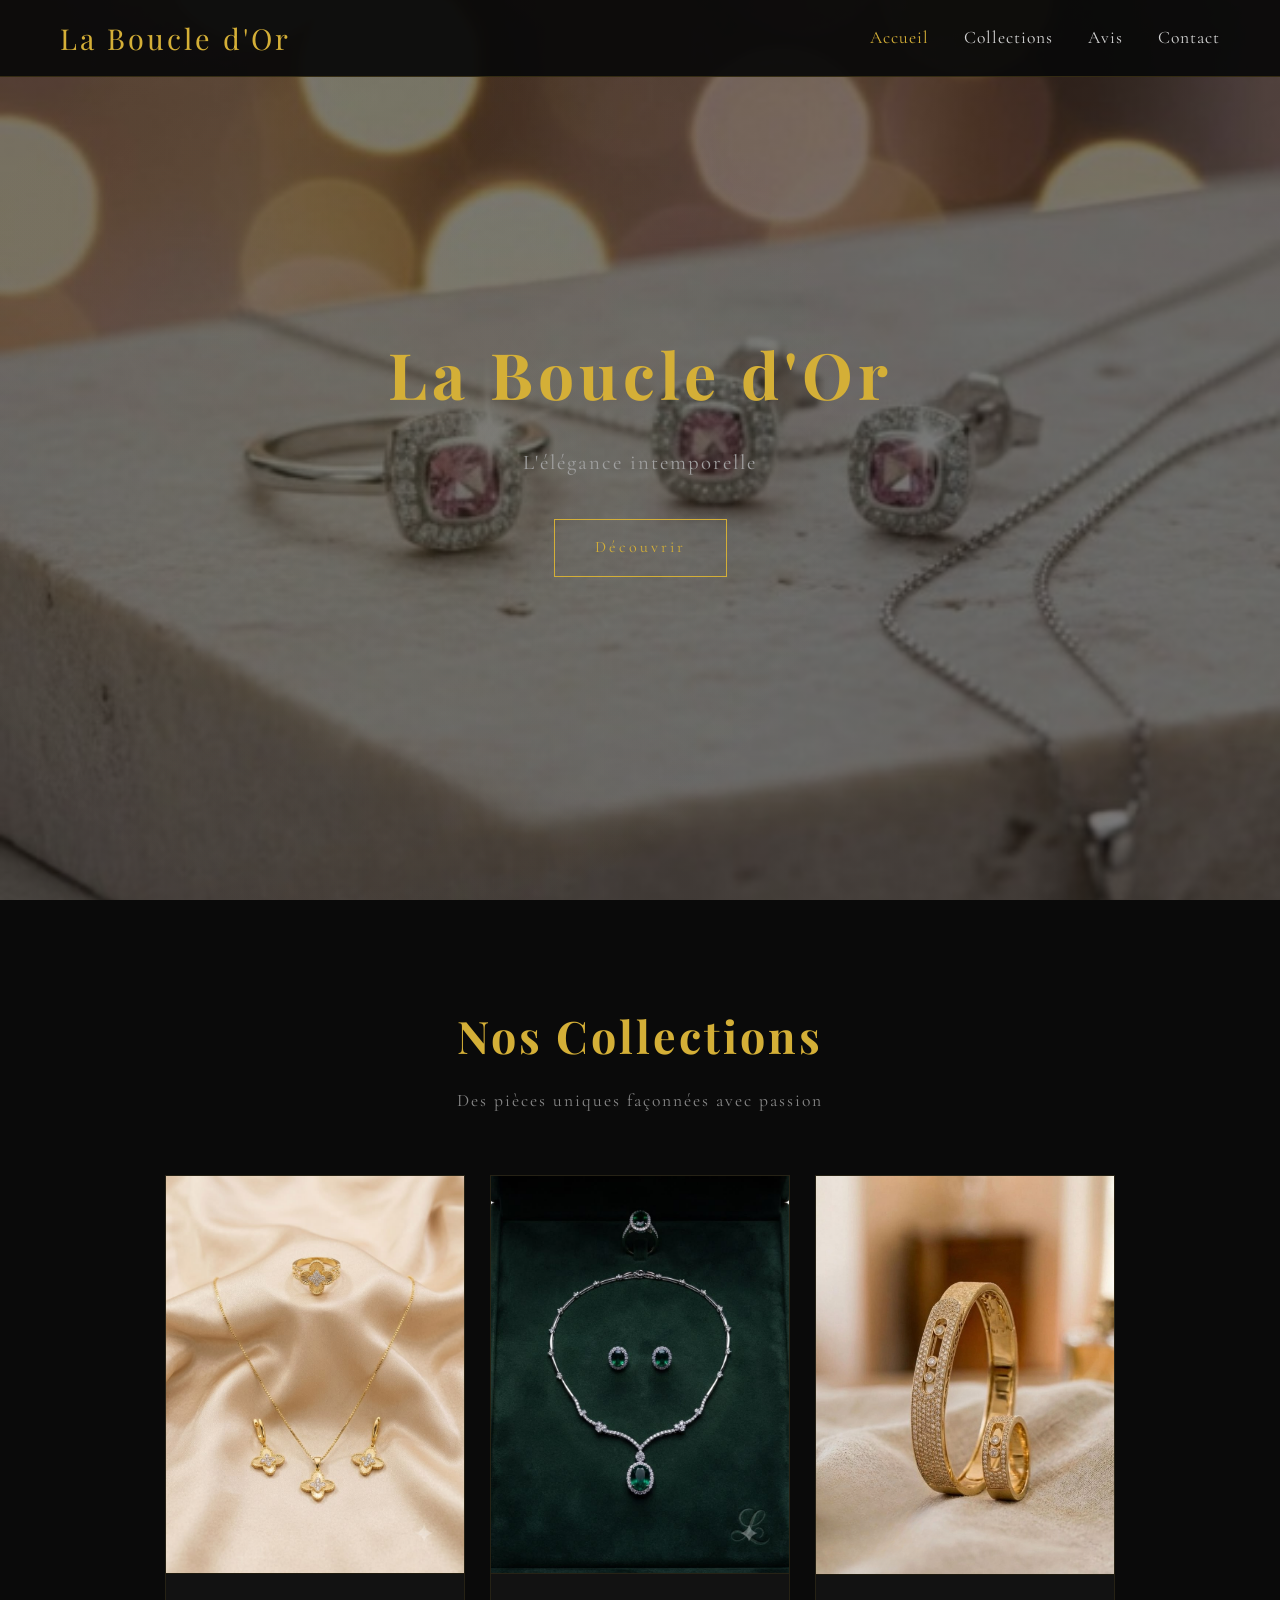
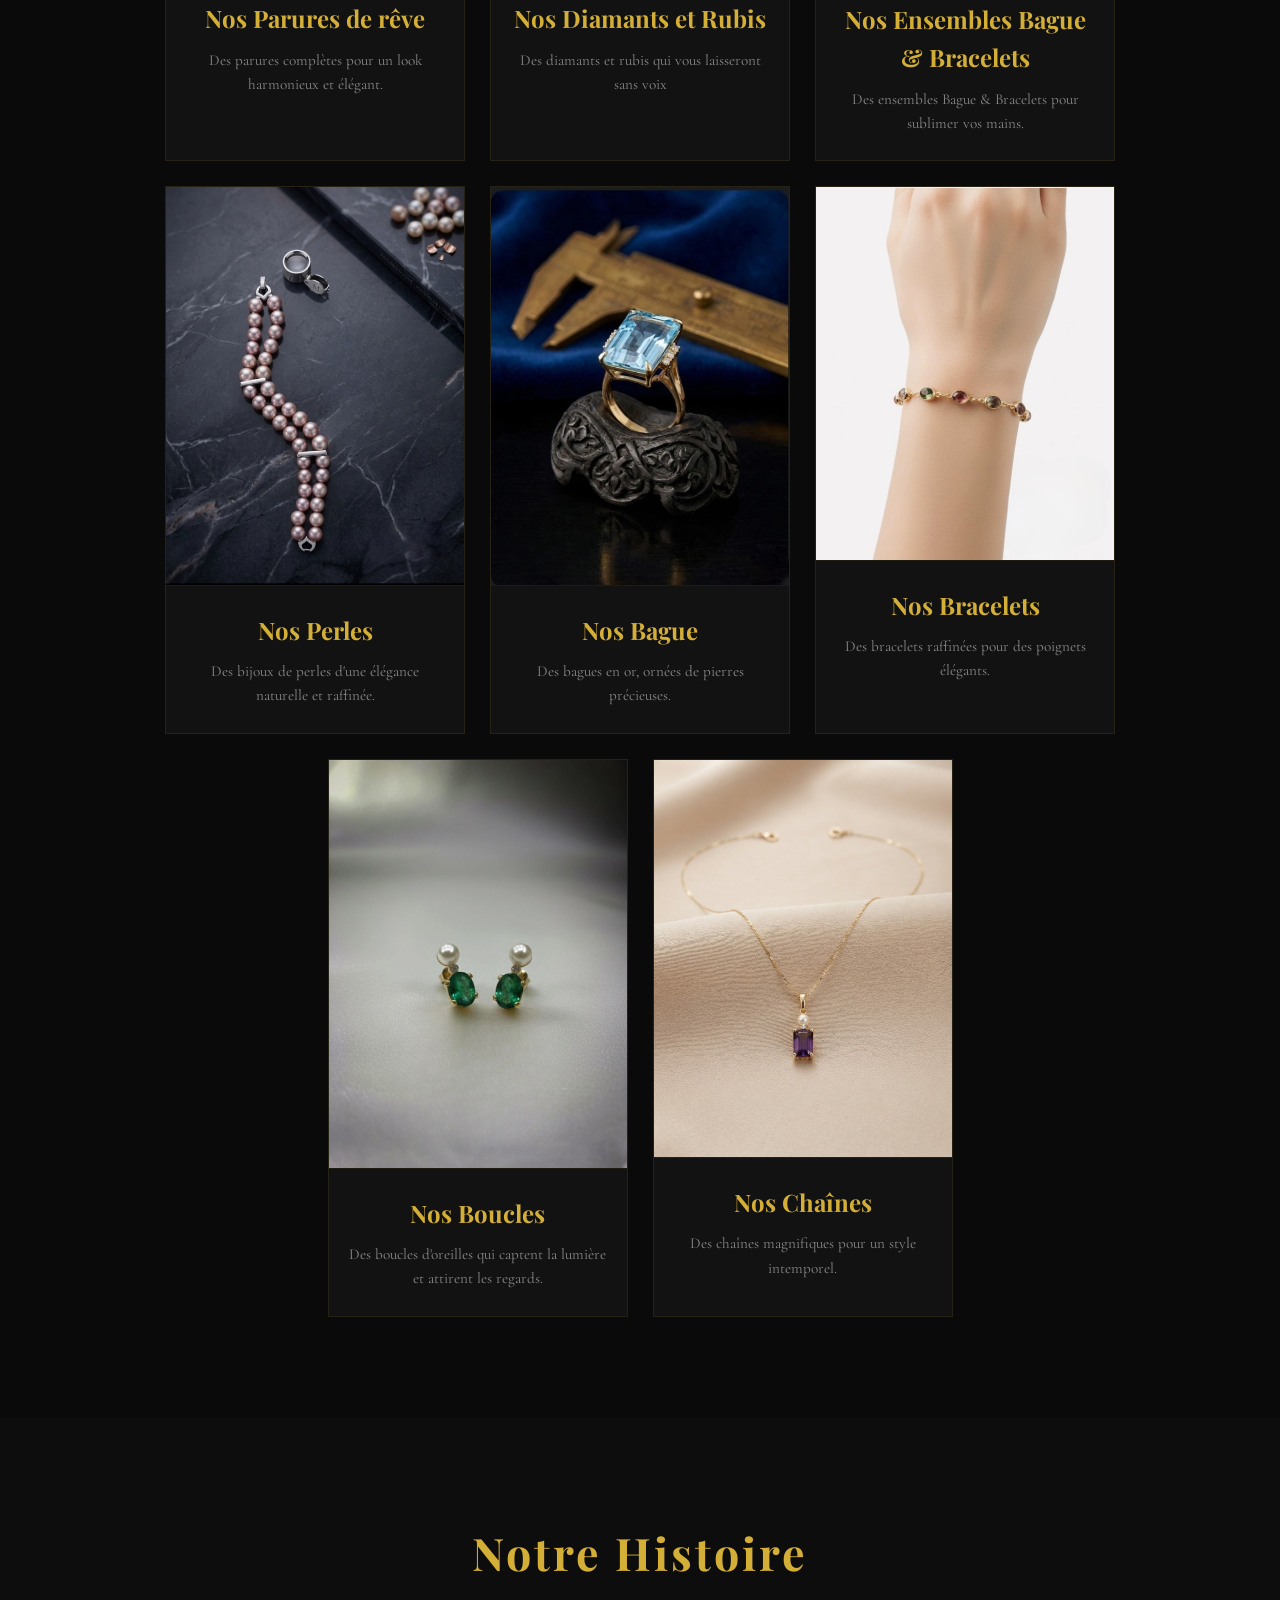
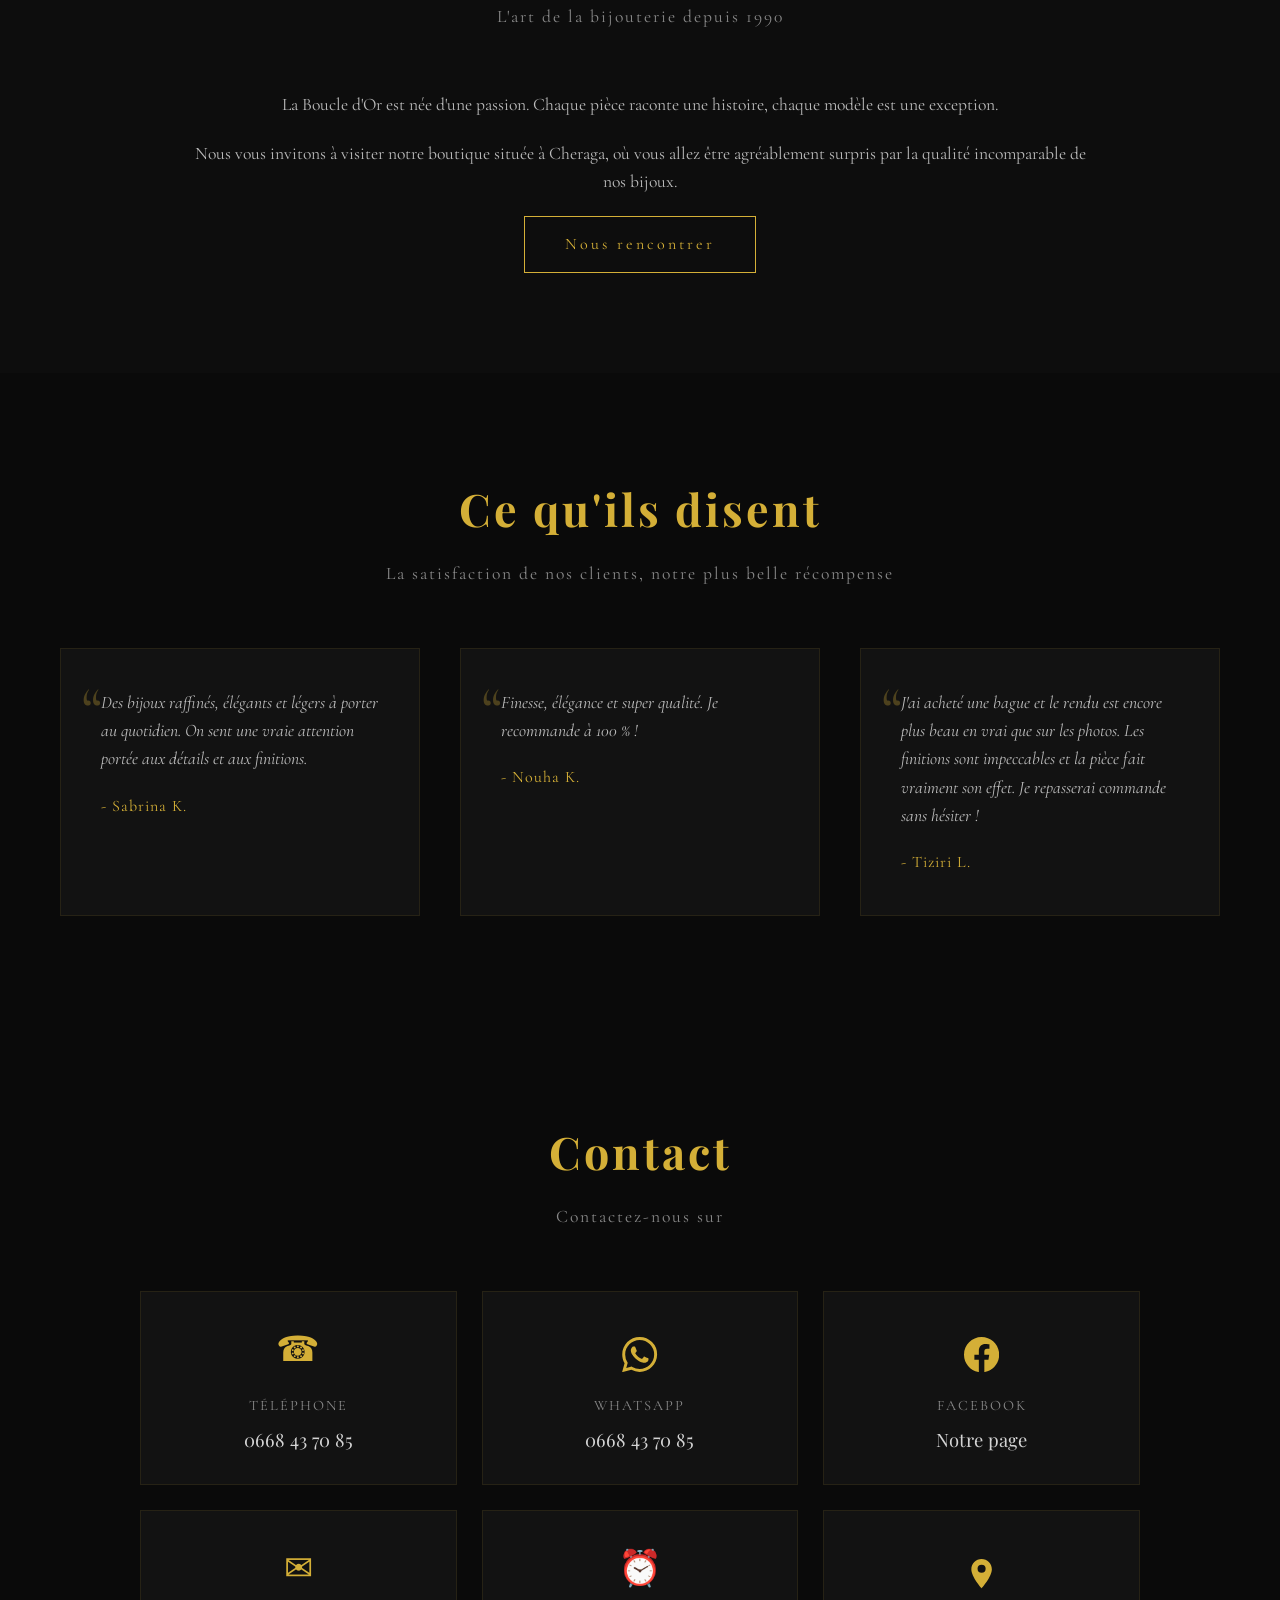
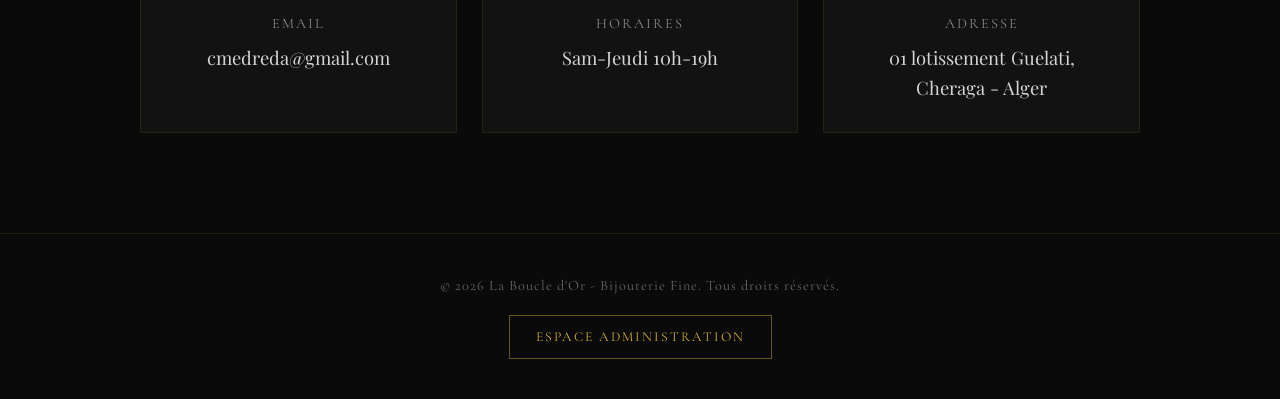
<file: index.html>
﻿<!DOCTYPE html>
<html lang="fr">
<head>
  <meta charset="UTF-8">
  <meta name="viewport" content="width=device-width, initial-scale=1.0">
  <title>La Boucle d'Or - Bijouterie Fine</title>
  <link rel="stylesheet" href="css/style.css">
  <link rel="preconnect" href="https://fonts.googleapis.com">
  <link href="https://fonts.googleapis.com/css2?family=Playfair+Display:wght@400;600;700&family=Cormorant+Garamond:wght@300;400;500;600&display=swap" rel="stylesheet">
</head>
<body>
  <header class="header">
    <div class="container header-inner">
      <a href="#accueil" class="logo">La Boucle d'Or</a>
      <nav class="nav" id="nav">
        <ul>
          <li><a href="#accueil" class="active">Accueil</a></li>
          <li><a href="#collections">Collections</a></li>
          <li><a href="#avis">Avis</a></li>
          <li><a href="#contact">Contact</a></li>
        </ul>
      </nav>
    </div>
  </header>
  <section class="hero" id="accueil">
    <div class="hero-content">
      <h1>La Boucle d'Or</h1>
      <p>L'élégance intemporelle</p>
      <a href="#collections" class="btn">Découvrir</a>
    </div>
  </section>
  <section class="section" id="collections">
    <div class="container">
      <h2 class="section-title">Nos Collections</h2>
      <p class="section-subtitle">Des pièces uniques façonnées avec passion</p>
      <div class="collections-grid">
        <a href="pages/bague.html" class="collection-card">
          <img src="images/Nos Bagues/Bague_cleanup.jpg" alt="Bague" class="card-img">
          <div class="card-body">
            <h3>Bague</h3>
            <p>Des bagues en or, ornées de pierres précieuses.</p>
          </div>
        </a>
        <a href="pages/bracelet.html" class="collection-card">
          <img src="images/Nos Bracelets/Bracelet_cleanup.jpg" alt="Bracelet" class="card-img">
          <div class="card-body">
            <h3>Bracelet</h3>
            <p>Des bracelets raffinées pour des poignets élégants.</p>
          </div>
        </a>
        <a href="pages/boucle.html" class="collection-card">
          <img src="images/Nos Boucles/Boucle_cleanup.jpg" alt="Boucle d'oreille" class="card-img">
          <div class="card-body">
            <h3>Boucle</h3>
            <p>Des boucles d'oreilles qui captent la lumière et attirent les regards.</p>
          </div>
        </a>
        <a href="pages/perle.html" class="collection-card">
          <img src="images/Nos perles/perles_cleanup.jpg" alt="Perle" class="card-img">
          <div class="card-body">
            <h3>Perle</h3>
            <p>Des bijoux de perles d'une élégance naturelle et raffinée.</p>
          </div>
        </a>
        <a href="pages/ensemble-bracelet-bague.html" class="collection-card">
          <img src="images/Nos Ensembles/Ensemble Bracelet &amp; Bague_cleanup.jpg" alt="Ensemble Bracelet et Bague" class="card-img">
          <div class="card-body">
            <h3>Ensemble Bracelet &amp; Bague</h3>
            <p>Des ensembles bracelet et bague pour sublimer vos mains.</p>
          </div>
        </a>
        <a href="pages/ensemble-complet.html" class="collection-card">
          <img src="images/Nos Ensembles/Ensemble complet_cleanup.jpg" alt="Ensemble complet" class="card-img">
          <div class="card-body">
            <h3>Ensemble complet</h3>
            <p>Des parures complètes pour un look harmonieux et élégant.</p>
          </div>
        </a>
        <a href="pages/pendentifs.html" class="collection-card">
          <img src="images/Nos pendantifs/Chaine_cleanup.jpg" alt="Pendentifs" class="card-img">
          <div class="card-body">
            <h3>Pendentifs</h3>
            <p>Des pendentifs lumineux pour un style intemporel.</p>
          </div>
        </a>
      </div>
    </div>
  </section>
  <section class="section about" id="a-propos">
    <div class="container">
      <h2 class="section-title">Notre Histoire</h2>
      <p class="section-subtitle">L'art de la bijouterie depuis 1990</p>
      <div class="about-content">
        <div class="about-text">
          <p>La Boucle d'Or est née d'une passion. Chaque pièce raconte une histoire, chaque modèle est une exception.</p>
          <p>Nous vous invitons à visiter notre boutique située à Cheraga, où vous allez être agréablement surpris par la qualité incomparable de nos bijoux.</p>
          <a href="#contact" class="btn">Nous rencontrer</a>
        </div>
      </div>
    </div>
  </section>
  <section class="section testimonials" id="avis">
    <div class="container">
      <h2 class="section-title">Ce qu'ils disent</h2>
      <p class="section-subtitle">La satisfaction de nos clients, notre plus belle récompense</p>
      <div class="testimonials-grid">
        <div class="testimonial-card">
          <p>Des bijoux raffinés, élégants et légers à porter au quotidien. On sent une vraie attention portée aux détails et aux finitions.</p>
          <div class="author">- Sabrina K.</div>
        </div>
        <div class="testimonial-card">
          <p>Finesse, élégance et super qualité. Je recommande à 100 % !</p>
          <div class="author">- Nouha K.</div>
        </div>
        <div class="testimonial-card">
          <p>J'ai acheté une bague et le rendu est encore plus beau en vrai que sur les photos. Les finitions sont impeccables et la pièce fait vraiment son effet. Je repasserai commande sans hésiter !</p>
          <div class="author">- Tiziri L.</div>
        </div>
      </div>
    </div>
  </section>
  <section class="section" id="contact">
    <div class="container">
      <h2 class="section-title">Contact</h2>
      <p class="section-subtitle">Contactez-nous sur</p>
      <div class="contact-grid">
        <div class="contact-item">
          <div class="contact-icon">&#9742;</div>
          <p class="contact-label">Téléphone</p>
          <a href="tel:0668437085" class="contact-value">0668 43 70 85</a>
        </div>
        <div class="contact-item">
          <div class="contact-icon contact-icon-wa">
            <svg viewBox="0 0 24 24" fill="currentColor" aria-hidden="true">
              <path d="M17.472 14.382c-.297-.149-1.758-.867-2.03-.967-.273-.099-.471-.148-.67.15-.197.297-.767.966-.94 1.164-.173.199-.347.223-.644.075-.297-.15-1.255-.463-2.39-1.475-.883-.788-1.48-1.761-1.653-2.059-.173-.297-.018-.458.13-.606.134-.133.298-.347.446-.52.149-.174.198-.298.298-.497.099-.198.05-.371-.025-.52-.075-.149-.669-1.612-.916-2.207-.242-.579-.487-.5-.669-.51-.173-.008-.371-.01-.57-.01-.198 0-.52.074-.792.372-.272.297-1.04 1.016-1.04 2.479 0 1.462 1.065 2.875 1.213 3.074.149.198 2.096 3.2 5.077 4.487.709.306 1.262.489 1.694.625.712.227 1.36.195 1.871.118.571-.085 1.758-.719 2.006-1.413.248-.694.248-1.289.173-1.413-.074-.124-.272-.198-.57-.347m-5.421 7.403h-.004a9.87 9.87 0 01-5.031-1.378l-.361-.214-3.741.982.998-3.648-.235-.374a9.86 9.86 0 01-1.51-5.26c.001-5.45 4.436-9.884 9.888-9.884 2.64 0 5.122 1.03 6.988 2.898a9.825 9.825 0 012.893 6.994c-.003 5.45-4.437 9.884-9.885 9.884m8.413-18.297A11.815 11.815 0 0012.05 0C5.495 0 .16 5.335.157 11.892c0 2.096.547 4.142 1.588 5.945L.057 24l6.305-1.654a11.882 11.882 0 005.683 1.448h.005c6.554 0 11.89-5.335 11.893-11.893a11.821 11.821 0 00-3.48-8.413z"/>
            </svg>
          </div>
          <p class="contact-label">WhatsApp</p>
          <a href="https://wa.me/213668437085" target="_blank" rel="noopener" class="contact-value">0668 43 70 85</a>
        </div>
        <div class="contact-item">
          <div class="contact-icon contact-icon-fb">
            <svg viewBox="0 0 24 24" fill="currentColor" aria-hidden="true">
              <path d="M24 12.073c0-6.627-5.373-12-12-12s-12 5.373-12 12c0 5.99 4.388 10.954 10.125 11.854v-8.385H7.078v-3.47h3.047V9.43c0-3.007 1.792-4.669 4.533-4.669 1.312 0 2.686.235 2.686.235v2.953H15.83c-1.491 0-1.956.925-1.956 1.874v2.25h3.328l-.532 3.47h-2.796v8.385C19.612 23.027 24 18.062 24 12.073z"/>
            </svg>
          </div>
          <p class="contact-label">Facebook</p>
          <a href="https://www.facebook.com/share/1FBfSxUBHx/" target="_blank" rel="noopener" class="contact-value">Notre page</a>
        </div>
        <div class="contact-item">
          <div class="contact-icon">&#9993;</div>
          <p class="contact-label">Email</p>
          <a href="mailto:cmedreda@gmail.com" class="contact-value">cmedreda@gmail.com</a>
        </div>
        <div class="contact-item">
          <div class="contact-icon">&#9200;</div>
          <p class="contact-label">Horaires</p>
          <p class="contact-value">Sam-Jeudi 10h-19h</p>
        </div>
        <div class="contact-item">
          <div class="contact-icon contact-icon-gm">
            <svg viewBox="0 0 24 24" fill="currentColor" aria-hidden="true">
              <path d="M12 2C8.13 2 5 5.13 5 9c0 5.25 7 13 7 13s7-7.75 7-13c0-3.87-3.13-7-7-7zm0 9.5A2.5 2.5 0 1 1 12 6a2.5 2.5 0 0 1 0 5.5z"/>
            </svg>
          </div>
          <p class="contact-label">Adresse</p>
          <a href="https://maps.app.goo.gl/adPmTB3C26FaSaj87" target="_blank" rel="noopener" class="contact-value">01 lotissement Guelati, Cheraga - Alger</a>
        </div>
      </div>
    </div>
  </section>
  <footer class="footer">
    <div class="container">
      <p>&copy; 2026 La Boucle d'Or - Bijouterie Fine. Tous droits réservés.</p>
      <a href="https://decap-oauth.amana-solution003.workers.dev/auth" class="admin-btn" rel="noopener">Espace Administration</a>
    </div>
  </footer>
  <script src="js/script.js"></script>
  <script src="js/cms-loader.js"></script>
  <script src="https://identity.netlify.com/v1/netlify-identity-widget.js"></script>
  <script>
    // Gere le lien de confirmation / reinitialisation envoye par email :
    // si un jeton Identity est present dans l'URL, on traite la reinitialisation
    // puis on redirige vers le panneau d'administration.
    if (window.netlifyIdentity) {
      window.netlifyIdentity.on('init', function(user) {
        if (!user) {
          window.netlifyIdentity.on('login', function() {
            window.location.href = '/admin/';
          });
        }
      });
    }
  </script>
</body>
</html>
</file>
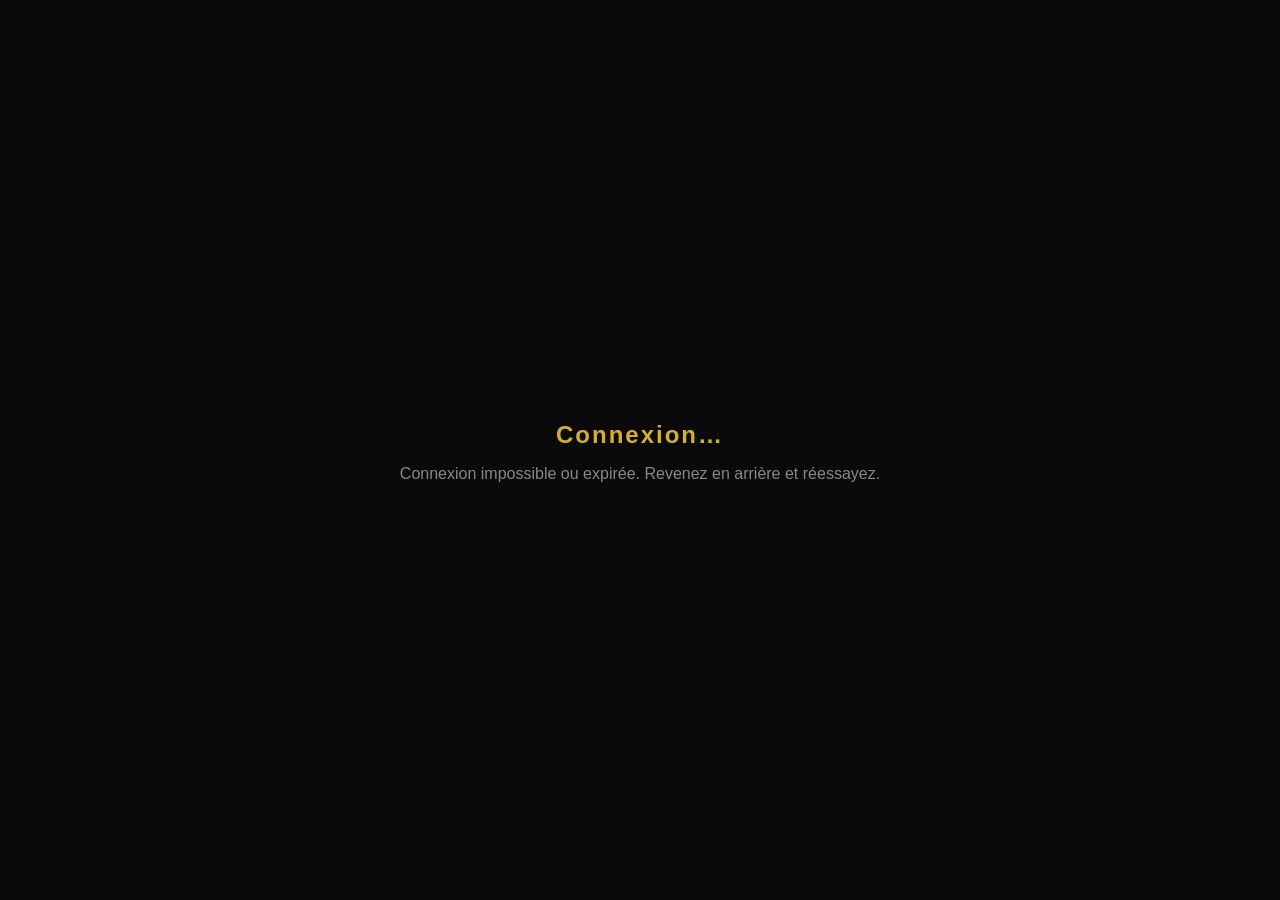
<file: admin-gate.html>
<!DOCTYPE html>
<html lang="fr">
<head>
  <meta charset="utf-8">
  <meta name="viewport" content="width=device-width, initial-scale=1.0">
  <title>Connexion…</title>
  <style>
    body { margin:0; font-family: 'Segoe UI', Arial, sans-serif; background:#0a0a0a; color:#eee;
           display:flex; align-items:center; justify-content:center; min-height:100vh; text-align:center; }
    .box { padding: 32px; }
    h2 { color:#d4af37; letter-spacing:2px; margin-bottom:8px; }
    p { color:#888; }
  </style>
</head>
<body>
  <div class="box">
    <h2>Connexion…</h2>
    <p id="msg">Ouverture de l'administration…</p>
  </div>
  <script>
    (function() {
      var token = null;
      var m = location.hash.match(/token=([^&]+)/);
      if (m) {
        try { token = decodeURIComponent(m[1]); } catch (e) { token = m[1]; }
      }
      if (token) {
        try {
          localStorage.setItem("decap-cms-user", JSON.stringify({ backendName: "github", token: token }));
          location.replace("/admin/");
        } catch (e) {
          document.getElementById("msg").textContent = "Impossible d'enregistrer la connexion. Activez le stockage local puis réessayez.";
        }
      } else {
        document.getElementById("msg").textContent = "Connexion impossible ou expirée. Revenez en arrière et réessayez.";
      }
    })();
  </script>
</body>
</html>
</file>
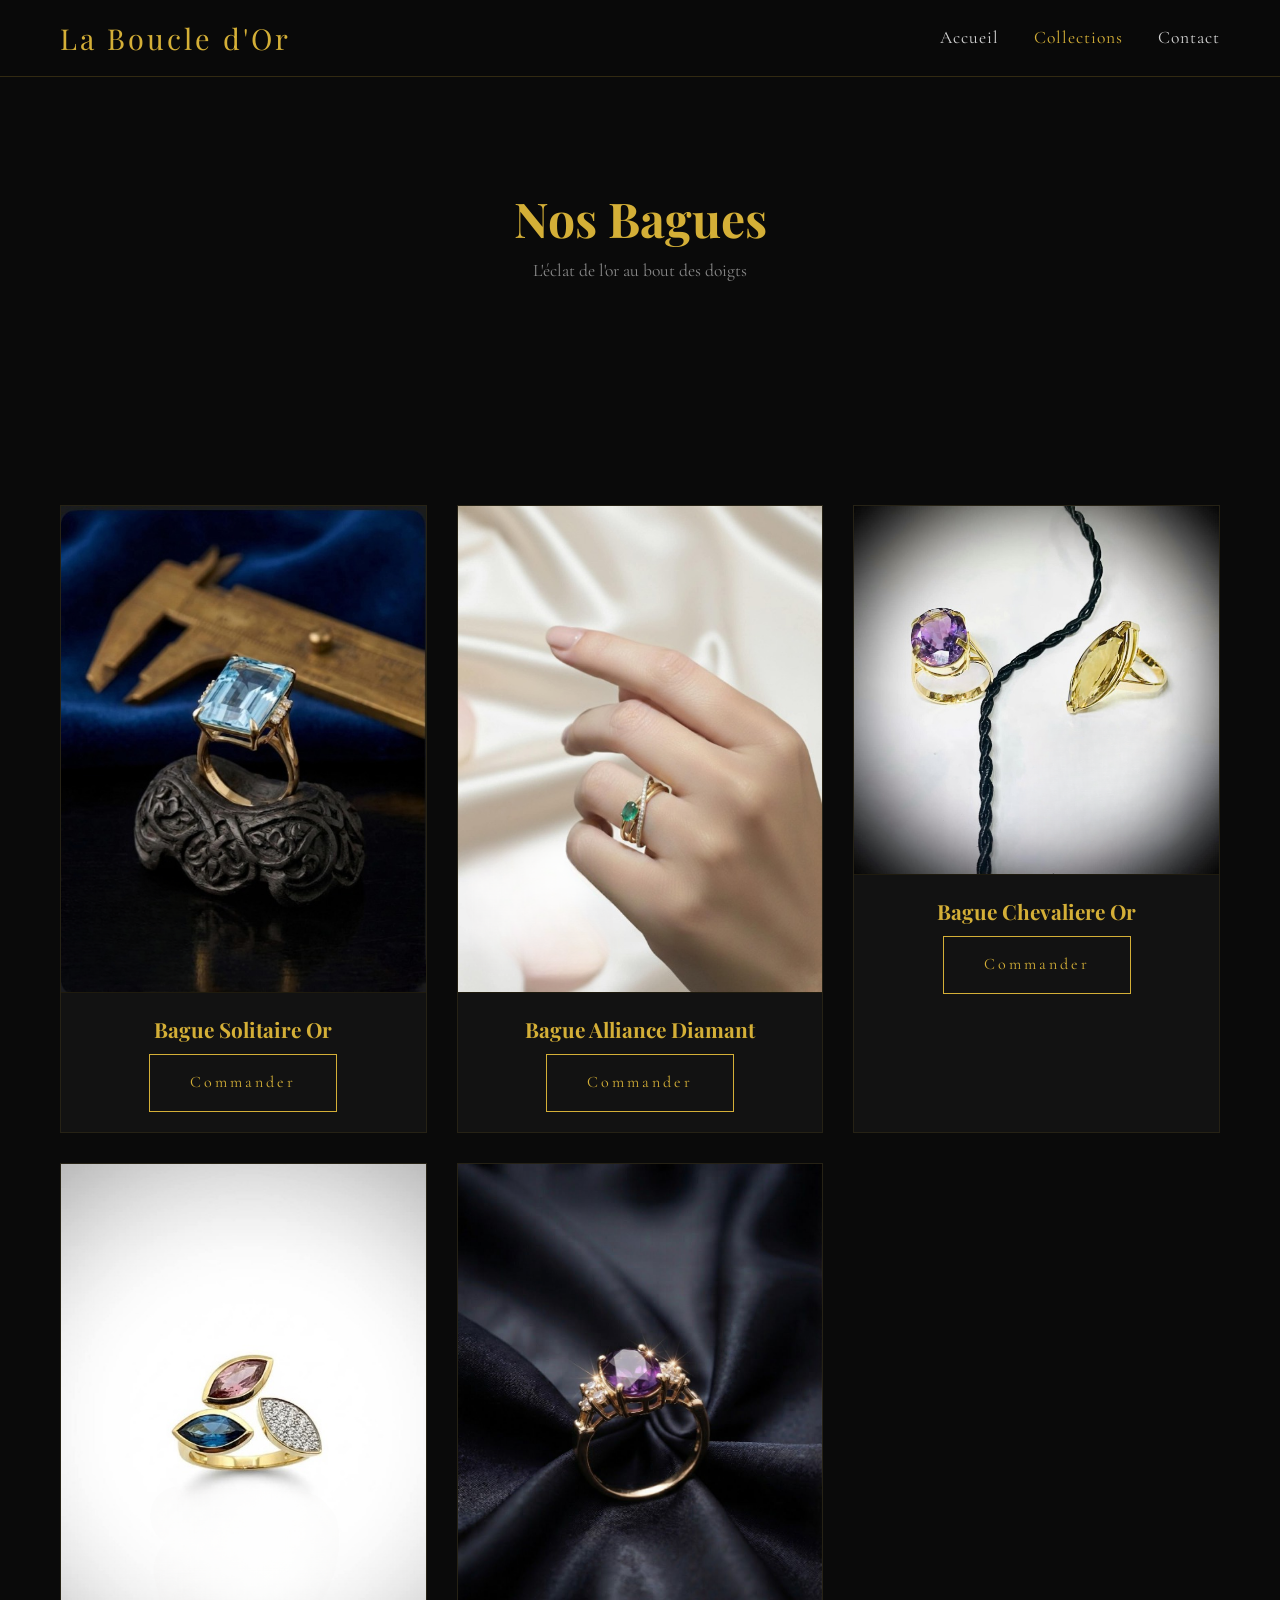
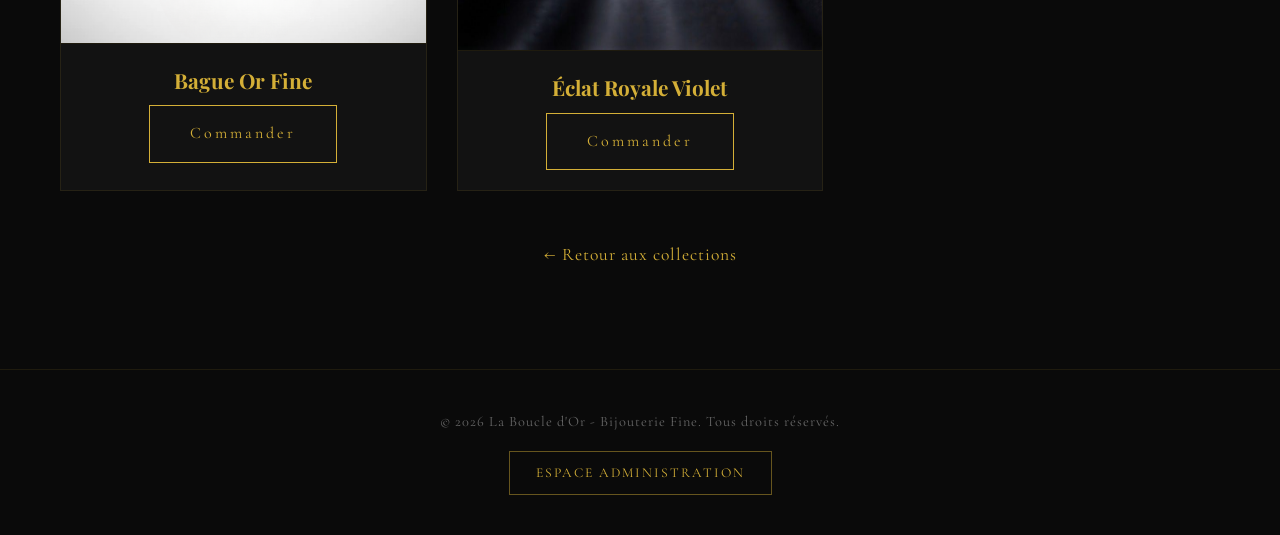
<file: pages/bague.html>
﻿<!DOCTYPE html>
<html lang="fr">
<head>
  <meta charset="UTF-8">
  <meta name="viewport" content="width=device-width, initial-scale=1.0">
  <title>Bague - La Boucle d'Or</title>
  <link rel="stylesheet" href="../css/style.css">
  <link rel="preconnect" href="https://fonts.googleapis.com">
  <link href="https://fonts.googleapis.com/css2?family=Playfair+Display:wght@400;600;700&family=Cormorant+Garamond:wght@300;400;500;600&display=swap" rel="stylesheet">
  <style>
    .product-grid { display: grid; grid-template-columns: repeat(auto-fit, minmax(300px, 1fr)); gap: 30px; margin-top: 60px; }
    .product-card { background: #121212; border: 1px solid rgba(212,175,55,0.1); overflow: hidden; transition: all 0.4s; }
    .product-card:hover { border-color: #d4af37; transform: translateY(-5px); box-shadow: 0 10px 30px rgba(212,175,55,0.1); }
    .product-card img { width: 100%; height: 350px; object-fit: cover; display: block; border-bottom: 1px solid rgba(212,175,55,0.1); }
    .product-card .p-body { padding: 20px; text-align: center; }
    .product-card h3 { font-size: 1.3rem; margin-bottom: 8px; }
    .page-header { text-align: center; padding: 180px 0 60px; }
    .page-header h1 { font-size: 3rem; }
    .page-header p { color: #888; font-size: 1.1rem; }
    .back-link { display: inline-block; margin-top: 50px; color: #d4af37; text-decoration: none; font-size: 1.1rem; letter-spacing: 1px; transition: color 0.3s; }
    .back-link:hover { color: #fff; }
  </style>
</head>
<body>
  <header class="header">
    <div class="container header-inner">
      <a href="../index.html" class="logo">La Boucle d'Or</a>
      <nav class="nav" id="nav">
        <ul>
          <li><a href="../index.html">Accueil</a></li>
          <li><a href="../index.html#collections" class="active">Collections</a></li>
          <li><a href="../index.html#contact">Contact</a></li>
        </ul>
      </nav>
    </div>
  </header>
  <section class="page-header">
    <div class="container">
      <h1>Nos Bagues</h1>
      <p>L'éclat de l'or au bout des doigts</p>
    </div>
  </section>
  <section class="section">
    <div class="container">
      <div class="product-grid"><div class="product-card"><img src="../images/Nos Bagues/Bague_cleanup.jpg" alt="Bague"><div class="p-body"><h3>Bague Solitaire Or</h3><a href="https://wa.me/213668437085" target="_blank" rel="noopener" class="btn">Commander</a></div></div><div class="product-card"><img src="../images/Nos Bagues/Bague (2)_cleanup.jpg" alt="Bague 2"><div class="p-body"><h3>Bague Alliance Diamant</h3><a href="https://wa.me/213668437085" target="_blank" rel="noopener" class="btn">Commander</a></div></div><div class="product-card"><img src="../images/Nos Bagues/Bague (3)_cleanup.jpg" alt="Bague 3"><div class="p-body"><h3>Bague Chevaliere Or</h3><a href="https://wa.me/213668437085" target="_blank" rel="noopener" class="btn">Commander</a></div></div><div class="product-card"><img src="../images/Nos Bagues/Bague (4)_cleanup.jpg" alt="Bague 4"><div class="p-body"><h3>Bague Or Fine</h3><a href="https://wa.me/213668437085" target="_blank" rel="noopener" class="btn">Commander</a></div></div></div><div style="text-align:center"><a href="../index.html#collections" class="back-link">&larr; Retour aux collections</a></div></div></section><footer class="footer"><div class="container"><p>&copy; 2026 La Boucle d'Or - Bijouterie Fine. Tous droits réservés.</p><a href="https://decap-oauth.amana-solution003.workers.dev/auth" class="admin-btn" rel="noopener">Espace Administration</a></div></footer>  <script src="../js/cms-loader.js"></script>
</body></html>
</file>
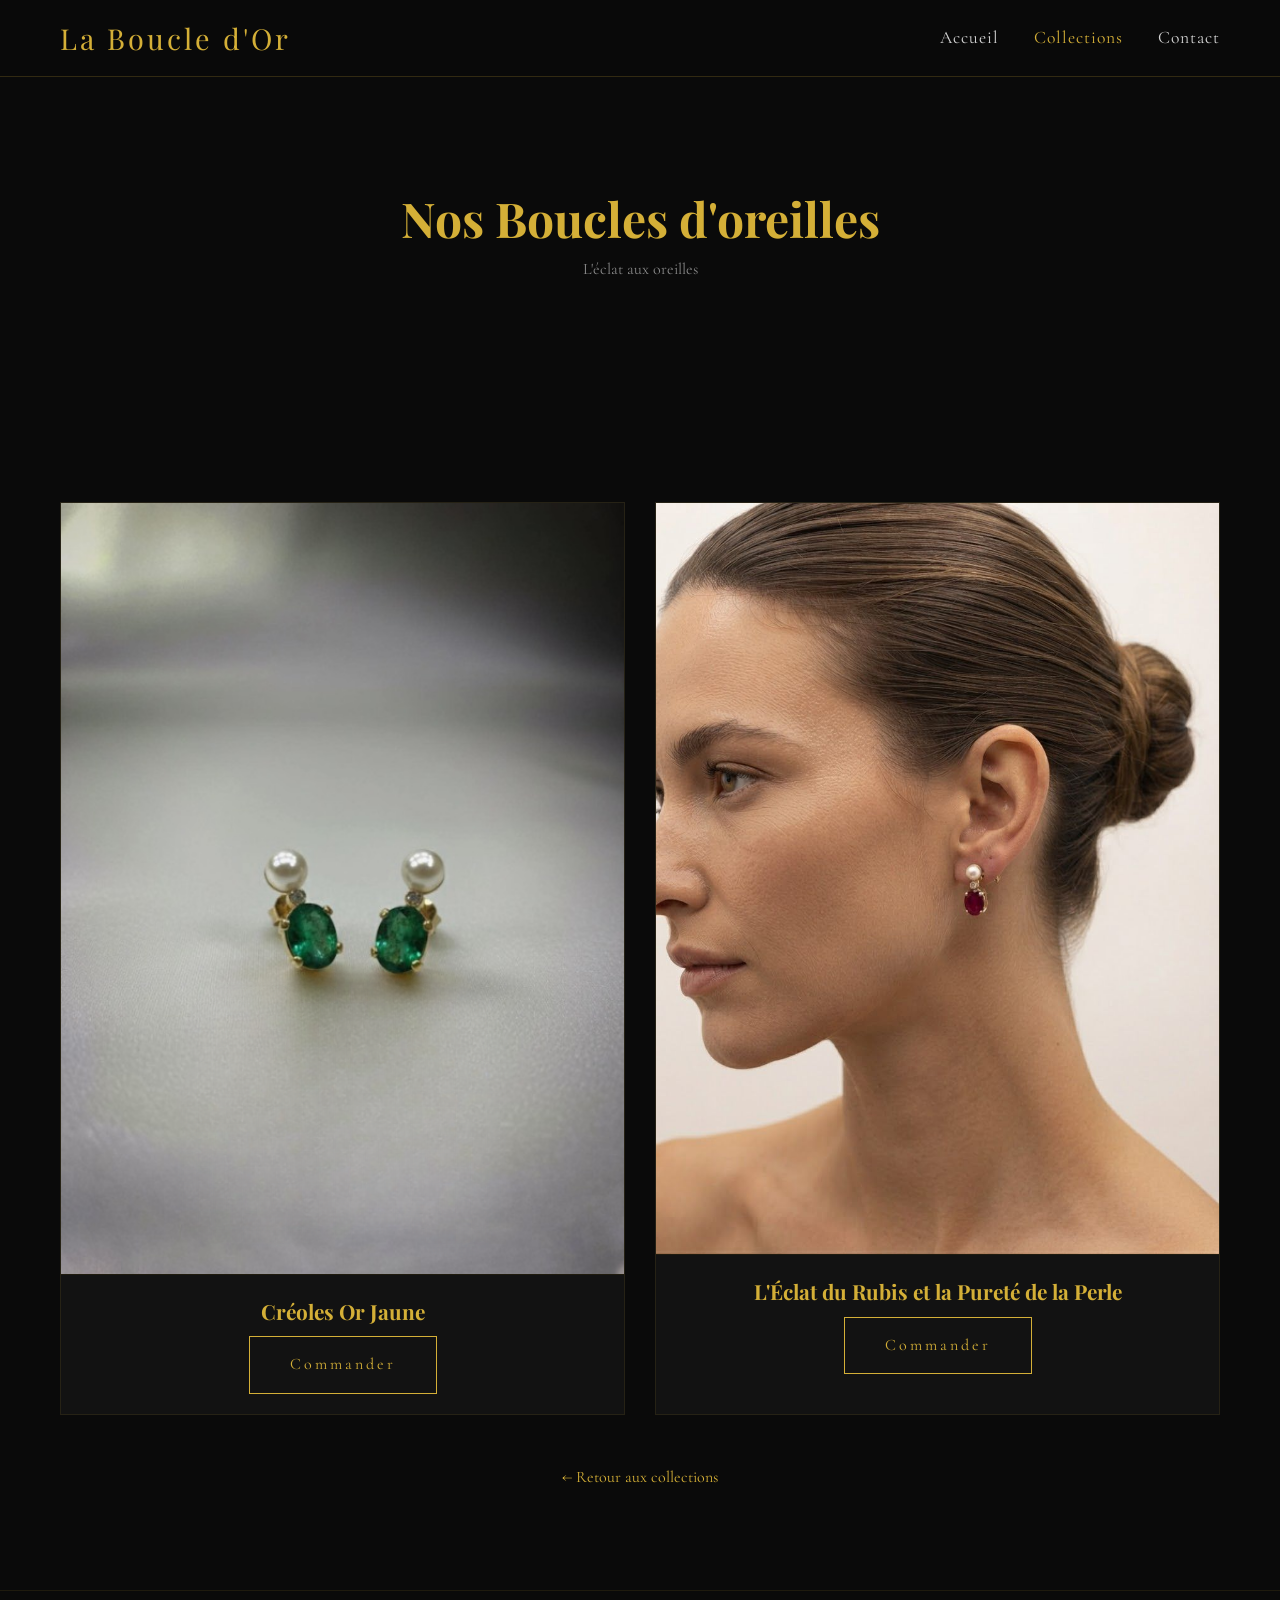
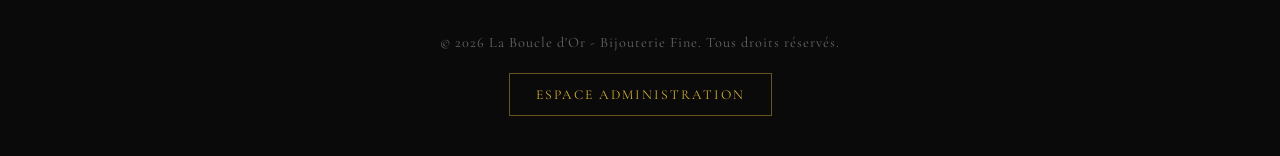
<file: pages/boucle.html>
﻿<!DOCTYPE html>
<html lang="fr">
<head>
  <meta charset="UTF-8">
  <meta name="viewport" content="width=device-width, initial-scale=1.0">
  <title>Boucle d'oreille - La Boucle d'Or</title>
  <link rel="stylesheet" href="../css/style.css">
  <link rel="preconnect" href="https://fonts.googleapis.com">
  <link href="https://fonts.googleapis.com/css2?family=Playfair+Display:wght@400;600;700&family=Cormorant+Garamond:wght@300;400;500;600&display=swap" rel="stylesheet">
  <style>
    .product-grid { display: grid; grid-template-columns: repeat(auto-fit, minmax(300px, 1fr)); gap: 30px; margin-top: 60px; }
    .product-card { background: #121212; border: 1px solid rgba(212,175,55,0.1); overflow: hidden; transition: all 0.4s; }
    .product-card:hover { border-color: #d4af37; transform: translateY(-5px); }
    .product-card img { width: 100%; height: 350px; object-fit: cover; display: block; border-bottom: 1px solid rgba(212,175,55,0.1); }
    .product-card .p-body { padding: 20px; text-align: center; }
    .product-card h3 { font-size: 1.3rem; margin-bottom: 8px; }
    .page-header { text-align: center; padding: 180px 0 60px; }
    .page-header h1 { font-size: 3rem; }
    .page-header p { color: #888; }
    .back-link { display: inline-block; margin-top: 50px; color: #d4af37; text-decoration: none; }
    .back-link:hover { color: #fff; }
  </style>
</head>
<body>
  <header class="header">
    <div class="container header-inner">
      <a href="../index.html" class="logo">La Boucle d'Or</a>
      <nav class="nav" id="nav">
        <ul>
          <li><a href="../index.html">Accueil</a></li>
          <li><a href="../index.html#collections" class="active">Collections</a></li>
          <li><a href="../index.html#contact">Contact</a></li>
        </ul>
      </nav>
    </div>
  </header>
  <section class="page-header">
    <div class="container">
      <h1>Nos Boucles d'oreilles</h1>
      <p>L'éclat aux oreilles</p>
    </div>
  </section>
  <section class="section">
    <div class="container">
      <div class="product-grid"><div class="product-card"><img src="../images/Nos Boucles/Boucle_cleanup.jpg" alt="Boucle"><div class="p-body"><h3>Créoles Or Jaune</h3><a href="https://wa.me/213668437085" target="_blank" rel="noopener" class="btn">Commander</a></div></div></div><div style="text-align:center"><a href="../index.html#collections" class="back-link">&larr; Retour aux collections</a></div></div></section><footer class="footer"><div class="container"><p>&copy; 2026 La Boucle d'Or. Tous droits réservés.</p><a href="https://decap-oauth.amana-solution003.workers.dev/auth" class="admin-btn" rel="noopener">Espace Administration</a></div></footer>  <script src="../js/cms-loader.js"></script>
</body></html>
</file>
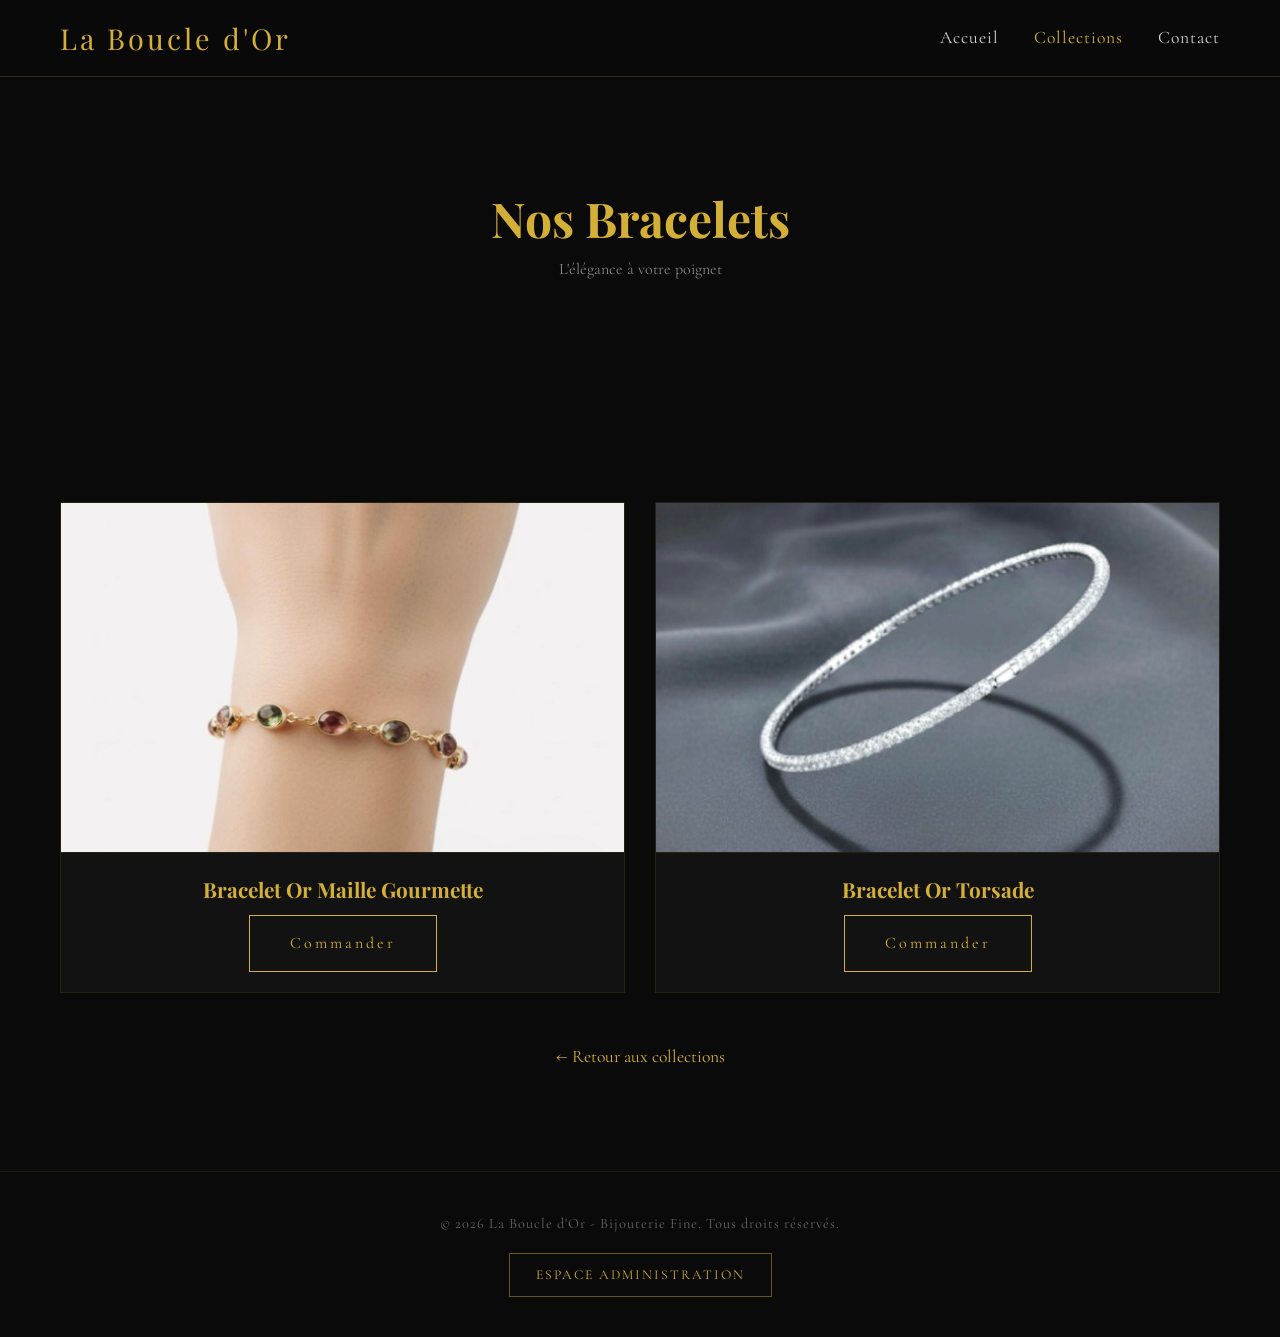
<file: pages/bracelet.html>
﻿<!DOCTYPE html>
<html lang="fr">
<head>
  <meta charset="UTF-8">
  <meta name="viewport" content="width=device-width, initial-scale=1.0">
  <title>Bracelet - La Boucle d'Or</title>
  <link rel="stylesheet" href="../css/style.css">
  <link rel="preconnect" href="https://fonts.googleapis.com">
  <link href="https://fonts.googleapis.com/css2?family=Playfair+Display:wght@400;600;700&family=Cormorant+Garamond:wght@300;400;500;600&display=swap" rel="stylesheet">
  <style>
    .product-grid { display: grid; grid-template-columns: repeat(auto-fit, minmax(300px, 1fr)); gap: 30px; margin-top: 60px; }
    .product-card { background: #121212; border: 1px solid rgba(212,175,55,0.1); overflow: hidden; transition: all 0.4s; }
    .product-card:hover { border-color: #d4af37; transform: translateY(-5px); }
    .product-card img { width: 100%; height: 350px; object-fit: cover; display: block; border-bottom: 1px solid rgba(212,175,55,0.1); }
    .product-card .p-body { padding: 20px; text-align: center; }
    .product-card h3 { font-size: 1.3rem; margin-bottom: 8px; }
    .page-header { text-align: center; padding: 180px 0 60px; }
    .page-header h1 { font-size: 3rem; }
    .page-header p { color: #888; }
    .back-link { display: inline-block; margin-top: 50px; color: #d4af37; text-decoration: none; font-size: 1.1rem; }
    .back-link:hover { color: #fff; }
  </style>
</head>
<body>
  <header class="header">
    <div class="container header-inner">
      <a href="../index.html" class="logo">La Boucle d'Or</a>
      <nav class="nav" id="nav">
        <ul>
          <li><a href="../index.html">Accueil</a></li>
          <li><a href="../index.html#collections" class="active">Collections</a></li>
          <li><a href="../index.html#contact">Contact</a></li>
        </ul>
      </nav>
    </div>
  </header>
  <section class="page-header">
    <div class="container">
      <h1>Nos Bracelets</h1>
      <p>L'élégance à votre poignet</p>
    </div>
  </section>
  <section class="section">
    <div class="container">
      <div class="product-grid"><div class="product-card"><img src="../images/Nos Bracelets/Bracelet_cleanup.jpg" alt="Bracelet"><div class="p-body"><h3>Bracelet Or Maille Gourmette</h3><a href="https://wa.me/213668437085" target="_blank" rel="noopener" class="btn">Commander</a></div></div><div class="product-card"><img src="../images/Nos Bracelets/Bracelet (2)_cleanup.jpg" alt="Bracelet 2"><div class="p-body"><h3>Bracelet Or Torsade</h3><a href="https://wa.me/213668437085" target="_blank" rel="noopener" class="btn">Commander</a></div></div></div><div style="text-align:center"><a href="../index.html#collections" class="back-link">&larr; Retour aux collections</a></div></div></section><footer class="footer"><div class="container"><p>&copy; 2026 La Boucle d'Or. Tous droits réservés.</p><a href="https://decap-oauth.amana-solution003.workers.dev/auth" class="admin-btn" rel="noopener">Espace Administration</a></div></footer>  <script src="../js/cms-loader.js"></script>
</body></html>
</file>
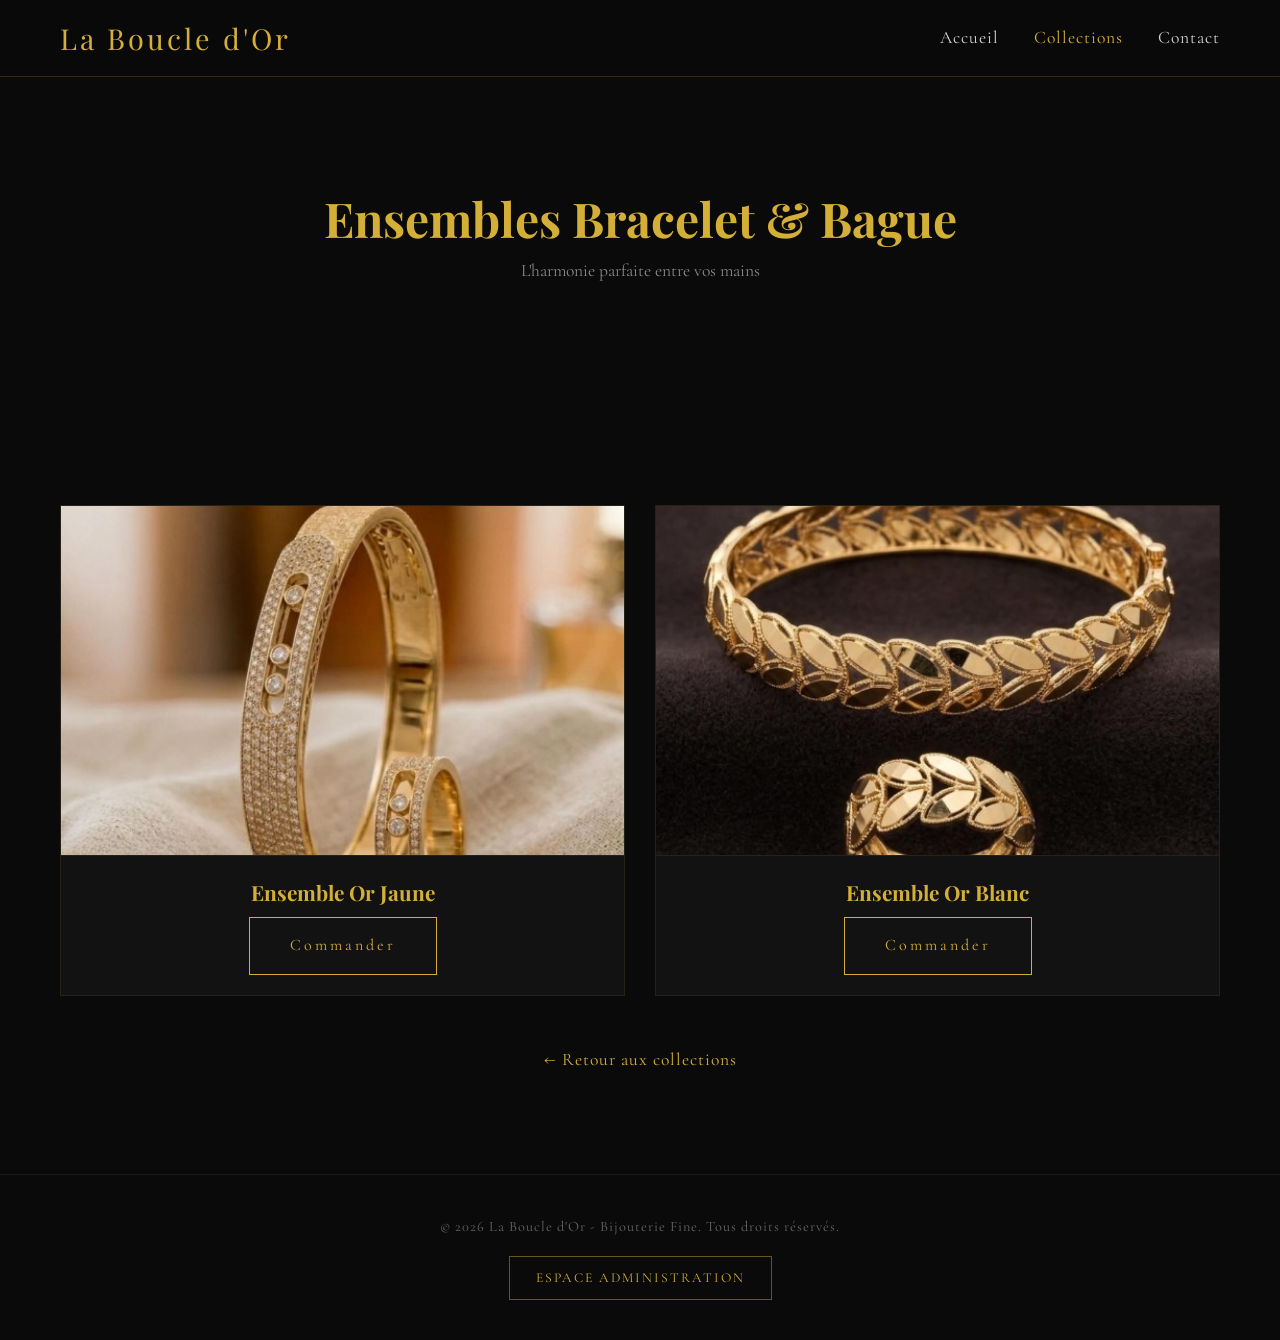
<file: pages/ensemble-bracelet-bague.html>
﻿<!DOCTYPE html>
<html lang="fr">
<head>
  <meta charset="UTF-8">
  <meta name="viewport" content="width=device-width, initial-scale=1.0">
  <title>Ensemble Bracelet & Bague - La Boucle d'Or</title>
  <link rel="stylesheet" href="../css/style.css">
  <link rel="preconnect" href="https://fonts.googleapis.com">
  <link href="https://fonts.googleapis.com/css2?family=Playfair+Display:wght@400;600;700&family=Cormorant+Garamond:wght@300;400;500;600&display=swap" rel="stylesheet">
  <style>
    .product-grid { display: grid; grid-template-columns: repeat(auto-fit, minmax(300px, 1fr)); gap: 30px; margin-top: 60px; }
    .product-card { background: #121212; border: 1px solid rgba(212,175,55,0.1); overflow: hidden; transition: all 0.4s; }
    .product-card:hover { border-color: #d4af37; transform: translateY(-5px); box-shadow: 0 10px 30px rgba(212,175,55,0.1); }
    .product-card img { width: 100%; height: 350px; object-fit: cover; display: block; border-bottom: 1px solid rgba(212,175,55,0.1); }
    .product-card .p-body { padding: 20px; text-align: center; }
    .product-card h3 { font-size: 1.3rem; margin-bottom: 8px; }
    .page-header { text-align: center; padding: 180px 0 60px; }
    .page-header h1 { font-size: 3rem; }
    .page-header p { color: #888; font-size: 1.1rem; }
    .back-link { display: inline-block; margin-top: 50px; color: #d4af37; text-decoration: none; font-size: 1.1rem; letter-spacing: 1px; transition: color 0.3s; }
    .back-link:hover { color: #fff; }
  </style>
</head>
<body>
  <header class="header">
    <div class="container header-inner">
      <a href="../index.html" class="logo">La Boucle d'Or</a>
      <nav class="nav" id="nav">
        <ul>
          <li><a href="../index.html">Accueil</a></li>
          <li><a href="../index.html#collections" class="active">Collections</a></li>
          <li><a href="../index.html#contact">Contact</a></li>
        </ul>
      </nav>
    </div>
  </header>
  <section class="page-header">
    <div class="container">
      <h1>Ensembles Bracelet & Bague</h1>
      <p>L'harmonie parfaite entre vos mains</p>
    </div>
  </section>
  <section class="section">
    <div class="container">
      <div class="product-grid"><div class="product-card"><img src="../images/Nos Ensembles/Ensemble Bracelet & Bague_cleanup.jpg" alt="Ensemble Bracelet Bague"><div class="p-body"><h3>Ensemble Or Jaune</h3><a href="https://wa.me/213668437085" target="_blank" rel="noopener" class="btn">Commander</a></div></div><div class="product-card"><img src="../images/Nos Ensembles/Bracelet & Bague_cleanup.jpg" alt="Bracelet et Bague"><div class="p-body"><h3>Ensemble Or Blanc</h3><a href="https://wa.me/213668437085" target="_blank" rel="noopener" class="btn">Commander</a></div></div></div><div style="text-align:center"><a href="../index.html#collections" class="back-link">&larr; Retour aux collections</a></div></div></section><footer class="footer"><div class="container"><p>&copy; 2026 La Boucle d'Or - Bijouterie Fine. Tous droits réservés.</p><a href="https://decap-oauth.amana-solution003.workers.dev/auth" class="admin-btn" rel="noopener">Espace Administration</a></div></footer>  <script src="../js/cms-loader.js"></script>
</body></html>
</file>
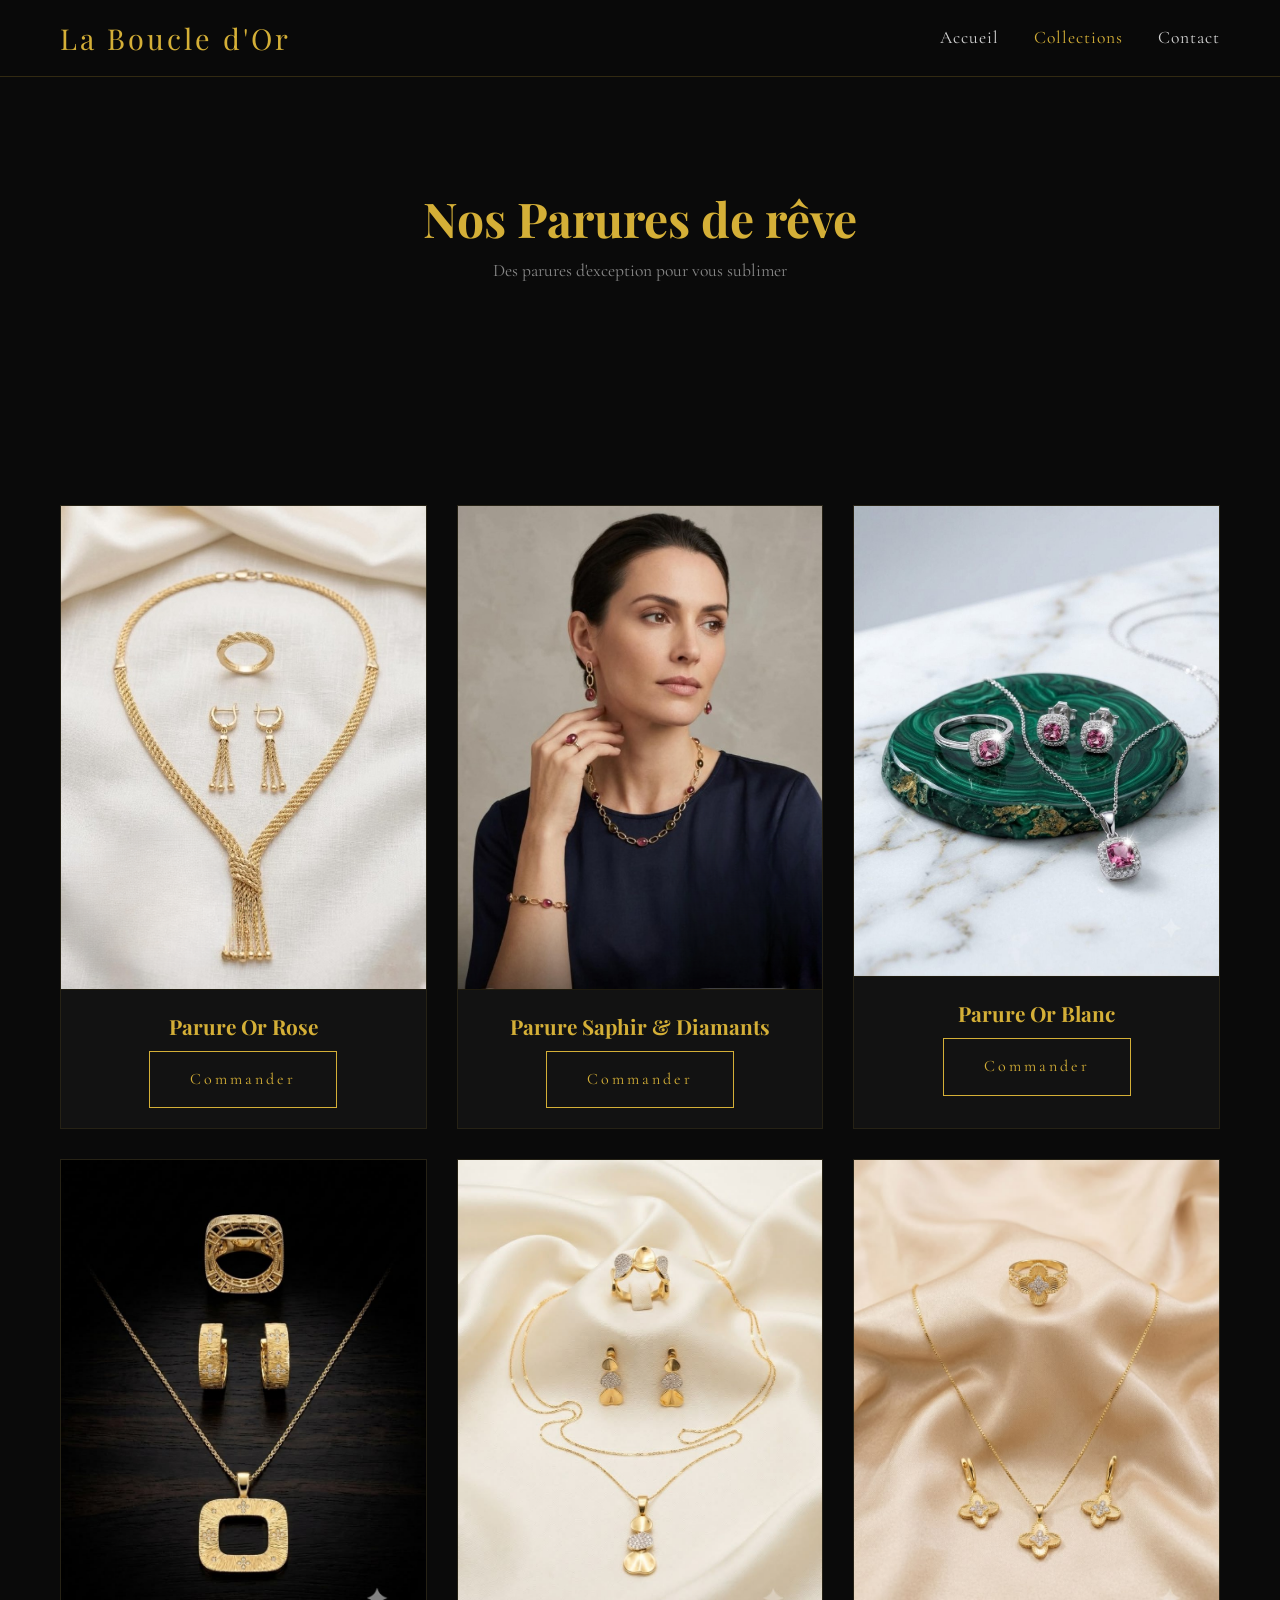
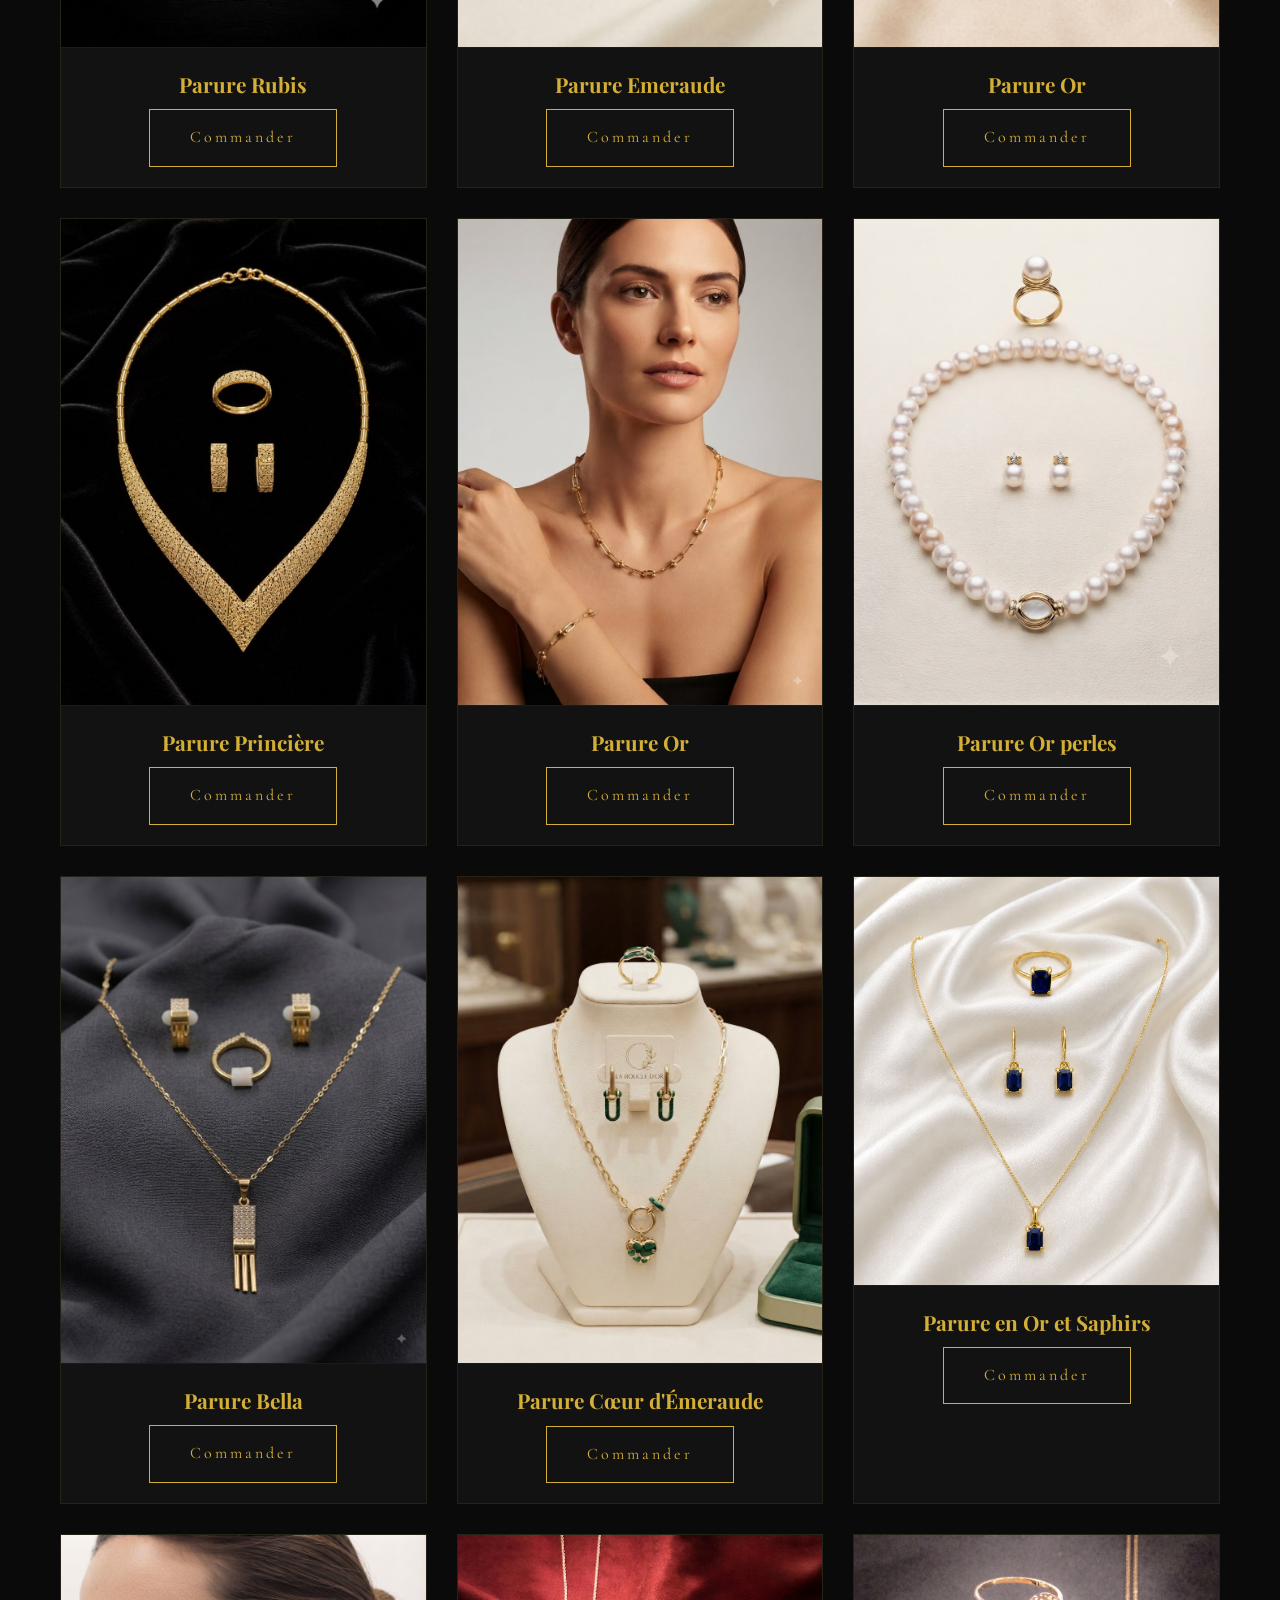
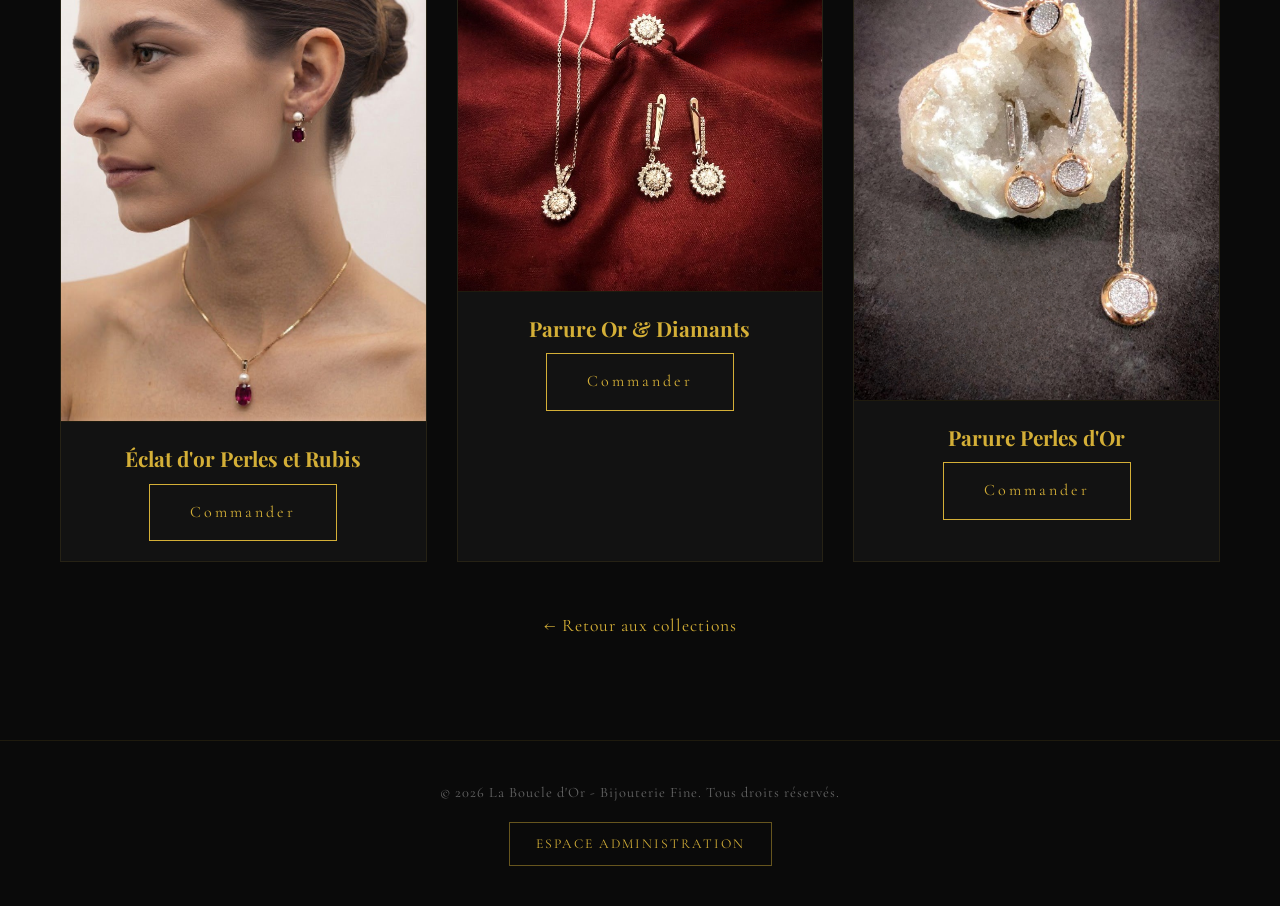
<file: pages/ensemble-complet.html>
﻿<!DOCTYPE html>
<html lang="fr">
<head>
  <meta charset="UTF-8">
  <meta name="viewport" content="width=device-width, initial-scale=1.0">
  <title>Ensemble complet - La Boucle d'Or</title>
  <link rel="stylesheet" href="../css/style.css">
  <link rel="preconnect" href="https://fonts.googleapis.com">
  <link href="https://fonts.googleapis.com/css2?family=Playfair+Display:wght@400;600;700&family=Cormorant+Garamond:wght@300;400;500;600&display=swap" rel="stylesheet">
  <style>
    .product-grid { display: grid; grid-template-columns: repeat(auto-fit, minmax(300px, 1fr)); gap: 30px; margin-top: 60px; }
    .product-card { background: #121212; border: 1px solid rgba(212,175,55,0.1); overflow: hidden; transition: all 0.4s; }
    .product-card:hover { border-color: #d4af37; transform: translateY(-5px); box-shadow: 0 10px 30px rgba(212,175,55,0.1); }
    .product-card img { width: 100%; height: 350px; object-fit: cover; display: block; border-bottom: 1px solid rgba(212,175,55,0.1); }
    .product-card .p-body { padding: 20px; text-align: center; }
    .product-card h3 { font-size: 1.3rem; margin-bottom: 8px; }
    .page-header { text-align: center; padding: 180px 0 60px; }
    .page-header h1 { font-size: 3rem; }
    .page-header p { color: #888; font-size: 1.1rem; }
    .back-link { display: inline-block; margin-top: 50px; color: #d4af37; text-decoration: none; font-size: 1.1rem; letter-spacing: 1px; transition: color 0.3s; }
    .back-link:hover { color: #fff; }
  </style>
</head>
<body>
  <header class="header">
    <div class="container header-inner">
      <a href="../index.html" class="logo">La Boucle d'Or</a>
      <nav class="nav" id="nav">
        <ul>
          <li><a href="../index.html">Accueil</a></li>
          <li><a href="../index.html#collections" class="active">Collections</a></li>
          <li><a href="../index.html#contact">Contact</a></li>
        </ul>
      </nav>
    </div>
  </header>
  <section class="page-header">
    <div class="container">
      <h1>Nos Ensembles Complets</h1>
      <p>Des parures d'exception pour vous sublimer</p>
    </div>
  </section>
  <section class="section">
    <div class="container">
      <div class="product-grid"><div class="product-card"><img src="../images/Nos Ensembles/Ensemble complet_cleanup.jpg" alt="Ensemble complet"><div class="p-body"><h3>Parure Or & Diamants</h3><a href="https://wa.me/213668437085" target="_blank" rel="noopener" class="btn">Commander</a></div></div><div class="product-card"><img src="../images/Nos Ensembles/Ensemble complet (2)_cleanup.jpg" alt="Ensemble 2"><div class="p-body"><h3>Parure Perles d'Or</h3><a href="https://wa.me/213668437085" target="_blank" rel="noopener" class="btn">Commander</a></div></div><div class="product-card"><img src="../images/Nos Ensembles/Ensemble complet 2_cleanup.jpg" alt="Ensemble 3"><div class="p-body"><h3>Parure Or Rose</h3><a href="https://wa.me/213668437085" target="_blank" rel="noopener" class="btn">Commander</a></div></div><div class="product-card"><img src="../images/Nos Ensembles/Ensemble complet 3_cleanup.jpg" alt="Ensemble 4"><div class="p-body"><h3>Parure Saphir & Diamants</h3><a href="https://wa.me/213668437085" target="_blank" rel="noopener" class="btn">Commander</a></div></div><div class="product-card"><img src="../images/Nos Ensembles/Ensemble complet 4_cleanup.jpg" alt="Ensemble 5"><div class="p-body"><h3>Parure Or Blanc</h3><a href="https://wa.me/213668437085" target="_blank" rel="noopener" class="btn">Commander</a></div></div><div class="product-card"><img src="../images/Nos Ensembles/Ensemble complet (4)_cleanup.jpg" alt="Ensemble 6"><div class="p-body"><h3>Parure Rubis</h3><a href="https://wa.me/213668437085" target="_blank" rel="noopener" class="btn">Commander</a></div></div><div class="product-card"><img src="../images/Nos Ensembles/Ensemble complet (5)_cleanup.jpg" alt="Ensemble 7"><div class="p-body"><h3>Parure Emeraude</h3><a href="https://wa.me/213668437085" target="_blank" rel="noopener" class="btn">Commander</a></div></div><div class="product-card"><img src="../images/Nos Ensembles/Ensemble complet (6)_cleanup.jpg" alt="Ensemble 8"><div class="p-body"><h3>Parure Princière</h3><a href="https://wa.me/213668437085" target="_blank" rel="noopener" class="btn">Commander</a></div></div></div><div style="text-align:center"><a href="../index.html#collections" class="back-link">&larr; Retour aux collections</a></div></div></section><footer class="footer"><div class="container"><p>&copy; 2026 La Boucle d'Or - Bijouterie Fine. Tous droits réservés.</p><a href="https://decap-oauth.amana-solution003.workers.dev/auth" class="admin-btn" rel="noopener">Espace Administration</a></div></footer>  <script src="../js/cms-loader.js"></script>
</body></html>
</file>
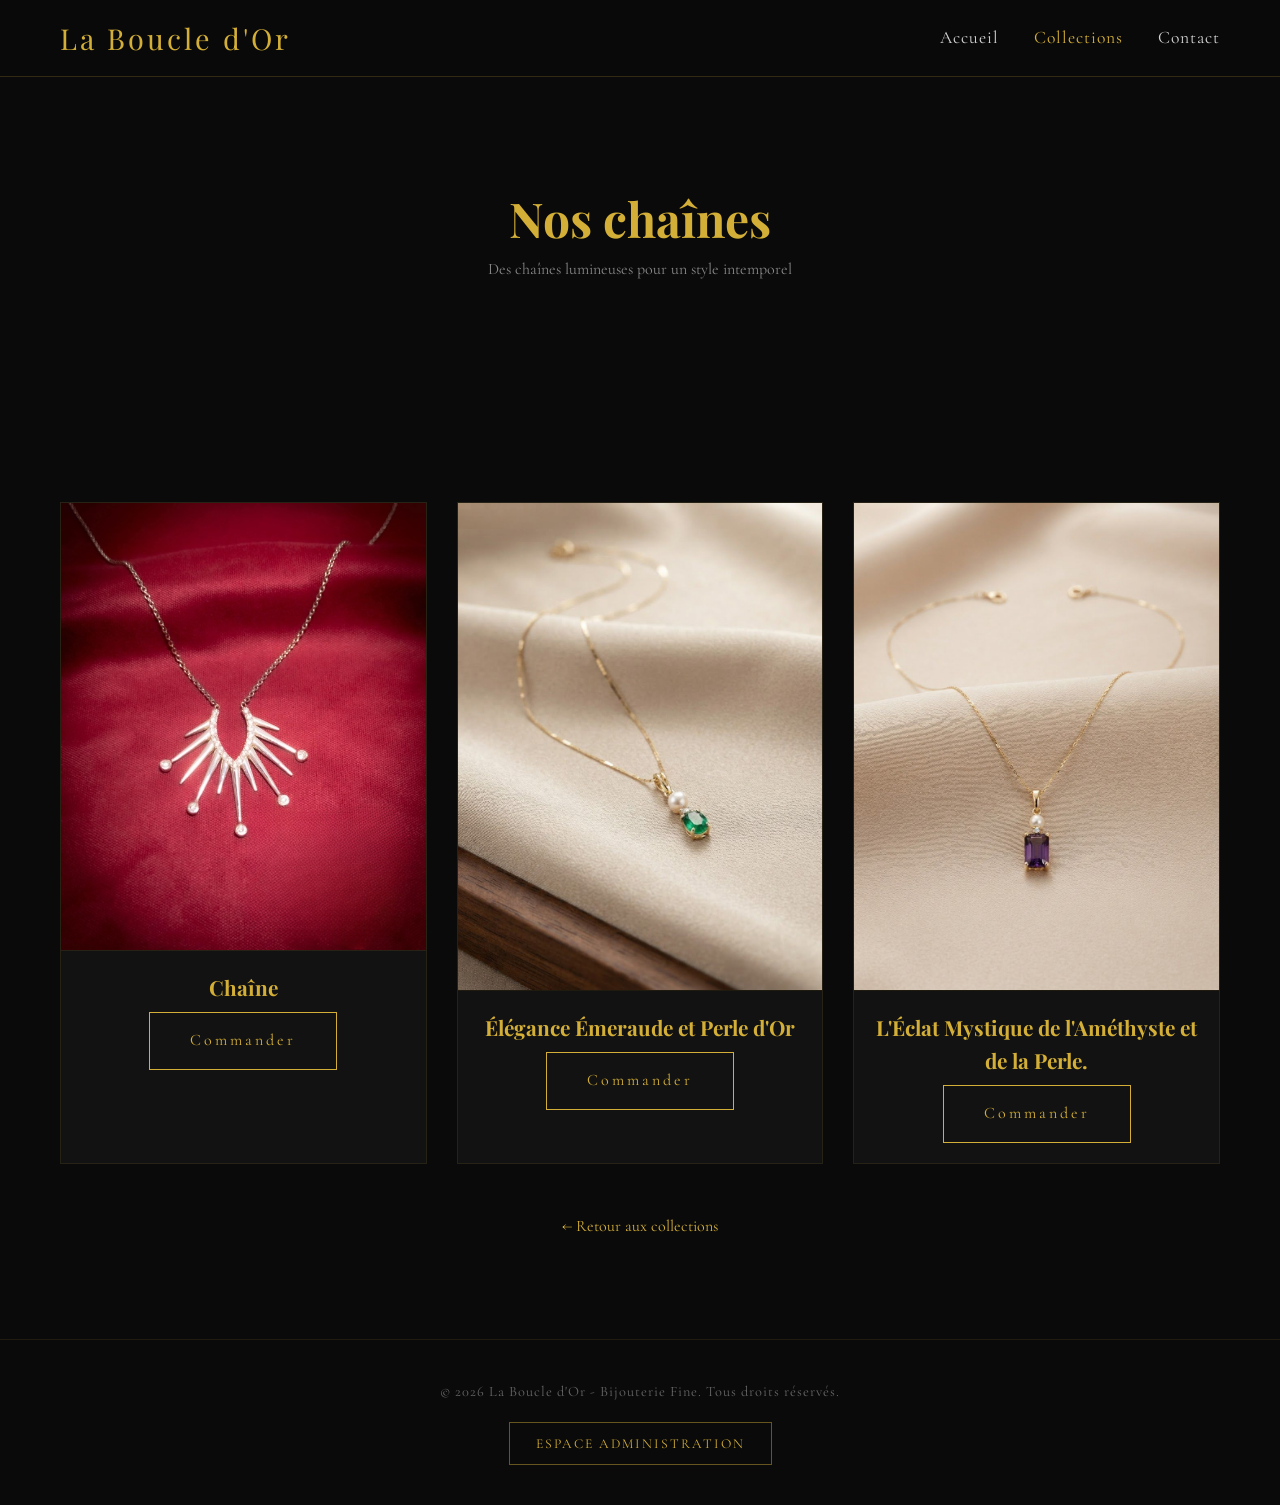
<file: pages/pendentifs.html>
﻿<!DOCTYPE html>
<html lang="fr">
<head>
  <meta charset="UTF-8">
  <meta name="viewport" content="width=device-width, initial-scale=1.0">
  <title>Pendentifs - La Boucle d'Or</title>
  <link rel="stylesheet" href="../css/style.css">
  <link rel="preconnect" href="https://fonts.googleapis.com">
  <link href="https://fonts.googleapis.com/css2?family=Playfair+Display:wght@400;600;700&family=Cormorant+Garamond:wght@300;400;500;600&display=swap" rel="stylesheet">
  <style>
    .product-grid { display: grid; grid-template-columns: repeat(auto-fit, minmax(300px, 1fr)); gap: 30px; margin-top: 60px; }
    .product-card { background: #121212; border: 1px solid rgba(212,175,55,0.1); overflow: hidden; transition: all 0.4s; }
    .product-card:hover { border-color: #d4af37; transform: translateY(-5px); }
    .product-card img { width: 100%; height: 350px; object-fit: cover; display: block; border-bottom: 1px solid rgba(212,175,55,0.1); }
    .product-card .p-body { padding: 20px; text-align: center; }
    .product-card h3 { font-size: 1.3rem; margin-bottom: 8px; }
    .page-header { text-align: center; padding: 180px 0 60px; }
    .page-header h1 { font-size: 3rem; }
    .page-header p { color: #888; }
    .back-link { display: inline-block; margin-top: 50px; color: #d4af37; text-decoration: none; }
    .back-link:hover { color: #fff; }
  </style>
</head>
<body>
  <header class="header">
    <div class="container header-inner">
      <a href="../index.html" class="logo">La Boucle d'Or</a>
      <nav class="nav" id="nav">
        <ul>
          <li><a href="../index.html">Accueil</a></li>
          <li><a href="../index.html#collections" class="active">Collections</a></li>
          <li><a href="../index.html#contact">Contact</a></li>
        </ul>
      </nav>
    </div>
  </header>
  <section class="page-header">
    <div class="container">
      <h1>Nos Pendentifs</h1>
      <p>Des pendentifs lumineux pour un style intemporel</p>
    </div>
  </section>
  <section class="section">
    <div class="container">
      <div class="product-grid"><div class="product-card"><img src="../images/Nos pendantifs/Chaine_cleanup.jpg" alt="Chaine"><div class="p-body"><h3>Chaîne Gourmette Or</h3><a href="https://wa.me/213668437085" target="_blank" rel="noopener" class="btn">Commander</a></div></div></div><div style="text-align:center"><a href="../index.html#collections" class="back-link">&larr; Retour aux collections</a></div></div></section><footer class="footer"><div class="container"><p>&copy; 2026 La Boucle d'Or. Tous droits réservés.</p><a href="https://decap-oauth.amana-solution003.workers.dev/auth" class="admin-btn" rel="noopener">Espace Administration</a></div></footer>  <script src="../js/cms-loader.js"></script>
</body></html>
</file>
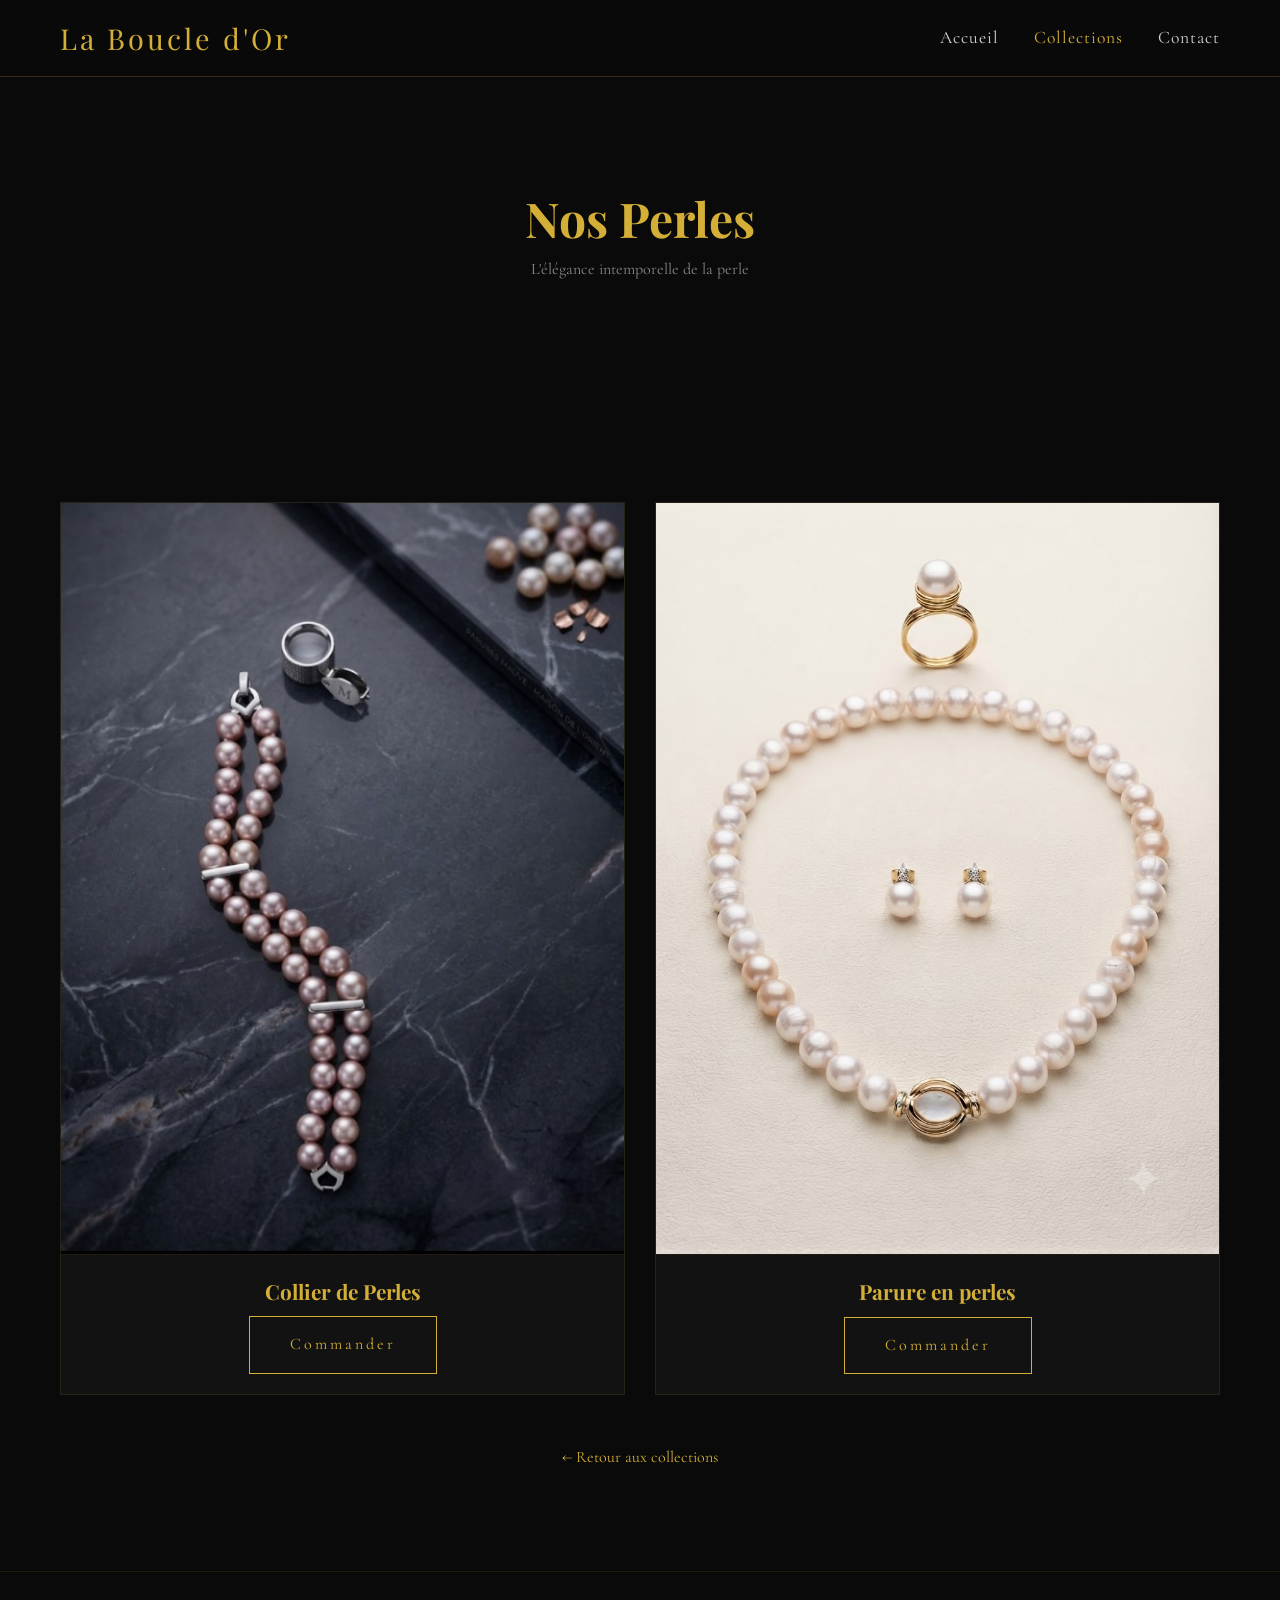
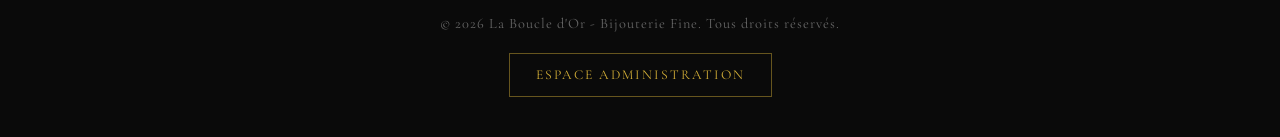
<file: pages/perle.html>
﻿<!DOCTYPE html>
<html lang="fr">
<head>
  <meta charset="UTF-8">
  <meta name="viewport" content="width=device-width, initial-scale=1.0">
  <title>Perle - La Boucle d'Or</title>
  <link rel="stylesheet" href="../css/style.css">
  <link rel="preconnect" href="https://fonts.googleapis.com">
  <link href="https://fonts.googleapis.com/css2?family=Playfair+Display:wght@400;600;700&family=Cormorant+Garamond:wght@300;400;500;600&display=swap" rel="stylesheet">
  <style>
    .product-grid { display: grid; grid-template-columns: repeat(auto-fit, minmax(300px, 1fr)); gap: 30px; margin-top: 60px; }
    .product-card { background: #121212; border: 1px solid rgba(212,175,55,0.1); overflow: hidden; transition: all 0.4s; }
    .product-card:hover { border-color: #d4af37; transform: translateY(-5px); }
    .product-card img { width: 100%; height: 350px; object-fit: cover; display: block; border-bottom: 1px solid rgba(212,175,55,0.1); }
    .product-card .p-body { padding: 20px; text-align: center; }
    .product-card h3 { font-size: 1.3rem; margin-bottom: 8px; }
    .page-header { text-align: center; padding: 180px 0 60px; }
    .page-header h1 { font-size: 3rem; }
    .page-header p { color: #888; }
    .back-link { display: inline-block; margin-top: 50px; color: #d4af37; text-decoration: none; }
    .back-link:hover { color: #fff; }
  </style>
</head>
<body>
  <header class="header">
    <div class="container header-inner">
      <a href="../index.html" class="logo">La Boucle d'Or</a>
      <nav class="nav" id="nav">
        <ul>
          <li><a href="../index.html">Accueil</a></li>
          <li><a href="../index.html#collections" class="active">Collections</a></li>
          <li><a href="../index.html#contact">Contact</a></li>
        </ul>
      </nav>
    </div>
  </header>
  <section class="page-header">
    <div class="container">
      <h1>Nos Perles</h1>
      <p>L'élégance intemporelle de la perle</p>
    </div>
  </section>
  <section class="section">
    <div class="container">
      <div class="product-grid"><div class="product-card"><img src="../images/Nos perles/perles_cleanup.jpg" alt="Perles"><div class="p-body"><h3>Collier de Perles</h3><a href="https://wa.me/213668437085" target="_blank" rel="noopener" class="btn">Commander</a></div></div></div><div style="text-align:center"><a href="../index.html#collections" class="back-link">&larr; Retour aux collections</a></div></div></section><footer class="footer"><div class="container"><p>&copy; 2026 La Boucle d'Or. Tous droits réservés.</p><a href="https://decap-oauth.amana-solution003.workers.dev/auth" class="admin-btn" rel="noopener">Espace Administration</a></div></footer>  <script src="../js/cms-loader.js"></script>
</body></html>
</file>
<file: css/style.css>
﻿* { margin: 0; padding: 0; box-sizing: border-box; }
body { font-family: 'Cormorant Garamond', serif; background: #0a0a0a; color: #d4d4d4; line-height: 1.6; }
.container { max-width: 1200px; margin: 0 auto; padding: 0 20px; }
h1, h2, h3, h4 { font-family: 'Playfair Display', serif; color: #d4af37; }
.header { position: fixed; width: 100%; top: 0; z-index: 1000; background: rgba(10,10,10,0.95); border-bottom: 1px solid rgba(212,175,55,0.2); }
.header-inner { display: flex; justify-content: space-between; align-items: center; padding: 15px 20px; }
.logo { font-family: 'Playfair Display', serif; font-size: 1.8rem; color: #d4af37; text-decoration: none; letter-spacing: 3px; }
.nav ul { list-style: none; display: flex; gap: 35px; }
.nav a { color: #d4d4d4; text-decoration: none; font-size: 1.1rem; letter-spacing: 1px; transition: color 0.3s; }
.nav a:hover, .nav a.active { color: #d4af37; }
.hero { height: 100vh; display: flex; align-items: center; justify-content: center; text-align: center; background: linear-gradient(rgba(10,10,10,0.55), rgba(10,10,10,0.55)), url('../images/Acceuil.jpg') center/cover no-repeat; position: relative; }
.hero::before { content: ''; position: absolute; top: 0; left: 0; width: 100%; height: 100%; background: radial-gradient(circle at 30% 50%, rgba(212,175,55,0.05) 0%, transparent 50%); }
.hero-content { position: relative; z-index: 1; }
.hero h1 { font-size: 4rem; margin-bottom: 20px; letter-spacing: 5px; }
.hero p { font-size: 1.3rem; color: #a0a0a0; margin-bottom: 40px; letter-spacing: 2px; }
.btn { display: inline-block; padding: 15px 40px; background: transparent; color: #d4af37; border: 1px solid #d4af37; text-decoration: none; font-size: 1rem; letter-spacing: 3px; transition: all 0.3s; font-family: 'Cormorant Garamond', serif; cursor: pointer; }
.btn:hover { background: #d4af37; color: #0a0a0a; }
.section { padding: 100px 0; }
.section-title { text-align: center; font-size: 2.8rem; margin-bottom: 15px; letter-spacing: 3px; }
.section-subtitle { text-align: center; color: #888; margin-bottom: 60px; font-size: 1.1rem; letter-spacing: 2px; }
.collections-grid { display: flex; flex-wrap: wrap; justify-content: center; gap: 25px; }
.collection-card { flex: 0 1 300px; min-width: 280px; background: #121212; border: 1px solid rgba(212,175,55,0.1); text-align: center; transition: all 0.4s; cursor: pointer; display: block; text-decoration: none; color: inherit; overflow: hidden; }
.collection-card:hover { border-color: #d4af37; transform: translateY(-8px); box-shadow: 0 10px 30px rgba(212,175,55,0.1); }
.collection-card .card-img { width: 100%; height: 250px; object-fit: cover; display: block; border-bottom: 1px solid rgba(212,175,55,0.1); }
/* --- Controle du format des photos (choisissable dans Decap) --- */
.product-card img { object-fit: cover; }
.product-card img.img-contain { object-fit: contain; background: #0a0a0a; }
.product-card img.img-auto { object-fit: cover; height: auto; }
.product-card img.img-h-small { height: 220px; }
.product-card img.img-h-large { height: 480px; }
.product-card img.img-h-auto { height: auto; }
.collection-card .card-img.img-contain { object-fit: contain; background: #0a0a0a; }
.collection-card .card-img.img-auto { height: auto; }
.collection-card .card-img.img-h-small { height: 200px; }
.collection-card .card-img.img-h-large { height: 320px; }
.collection-card .card-img.img-h-auto { height: auto; }
.collection-card .card-body { padding: 25px 20px; }
.collection-card h3 { font-size: 1.5rem; margin-bottom: 10px; }
.collection-card p { color: #888; font-size: 0.95rem; }
.about { background: #0d0d0d; }
.about-content { display: flex; justify-content: center; }
.about-text { flex: 1; max-width: 900px; text-align: center; }
.about-text p { margin-bottom: 20px; font-size: 1.1rem; color: #bbb; }
.testimonials { background: #0a0a0a; }
.testimonials-grid { display: grid; grid-template-columns: repeat(auto-fit, minmax(350px, 1fr)); gap: 40px; }
.testimonial-card { background: #121212; border: 1px solid rgba(212,175,55,0.1); padding: 40px; position: relative; }
.testimonial-card::before { content: '\201C'; font-size: 4rem; color: #d4af37; position: absolute; top: 10px; left: 20px; opacity: 0.3; }
.testimonial-card p { color: #bbb; font-size: 1.1rem; margin-bottom: 20px; font-style: italic; }
.testimonial-card .author { color: #d4af37; font-size: 1rem; letter-spacing: 1px; }
.contact-grid { display: grid; grid-template-columns: repeat(auto-fit, minmax(280px, 1fr)); gap: 25px; max-width: 1000px; margin: 0 auto; }
.contact-item { background: #121212; border: 1px solid rgba(212,175,55,0.1); padding: 30px; text-align: center; transition: all 0.4s; }
.contact-item:hover { border-color: #d4af37; transform: translateY(-5px); }
.contact-item .contact-icon { font-size: 2.2rem; color: #d4af37; margin-bottom: 15px; }
.contact-item .contact-icon-fb svg { width: 2.2rem; height: 2.2rem; display: inline-block; vertical-align: middle; }
.contact-item .contact-icon-wa svg { width: 2.2rem; height: 2.2rem; display: inline-block; vertical-align: middle; }
.contact-item .contact-icon-gm svg { width: 2.2rem; height: 2.2rem; display: inline-block; vertical-align: middle; }
.contact-item .contact-label { color: #888; font-size: 0.9rem; letter-spacing: 2px; text-transform: uppercase; margin-bottom: 8px; }
.contact-item .contact-value { color: #d4d4d4; font-size: 1.15rem; font-family: 'Playfair Display', serif; text-decoration: none; display: block; transition: color 0.3s; }
.contact-item .contact-value:hover { color: #d4af37; }
.footer { padding: 40px 0; border-top: 1px solid rgba(212,175,55,0.1); text-align: center; }
.footer p { color: #666; font-size: 0.9rem; letter-spacing: 1px; }
.admin-btn { display: inline-block; margin-top: 18px; padding: 10px 26px; border: 1px solid rgba(212,175,55,0.45); color: #d4af37; text-decoration: none; letter-spacing: 2px; font-size: 0.85rem; text-transform: uppercase; font-family: 'Cormorant Garamond', serif; transition: all 0.3s; cursor: pointer; }
.admin-btn:hover { background: #d4af37; color: #0a0a0a; }
@media (max-width: 768px) {
  .logo { font-size: 1.2rem; letter-spacing: 2px; }
  .hero h1 { font-size: 2.2rem; }
  .nav ul { gap: 15px; }
  .nav a { font-size: 0.85rem; }
  .about-content { flex-direction: column; }
  .section-title { font-size: 2rem; }
}
@media (max-width: 480px) {
  .header-inner { padding: 10px 12px; }
  .logo { font-size: 1rem; letter-spacing: 1px; }
  .nav ul { gap: 10px; }
  .nav a { font-size: 0.75rem; letter-spacing: 0.5px; }
}
</file>
